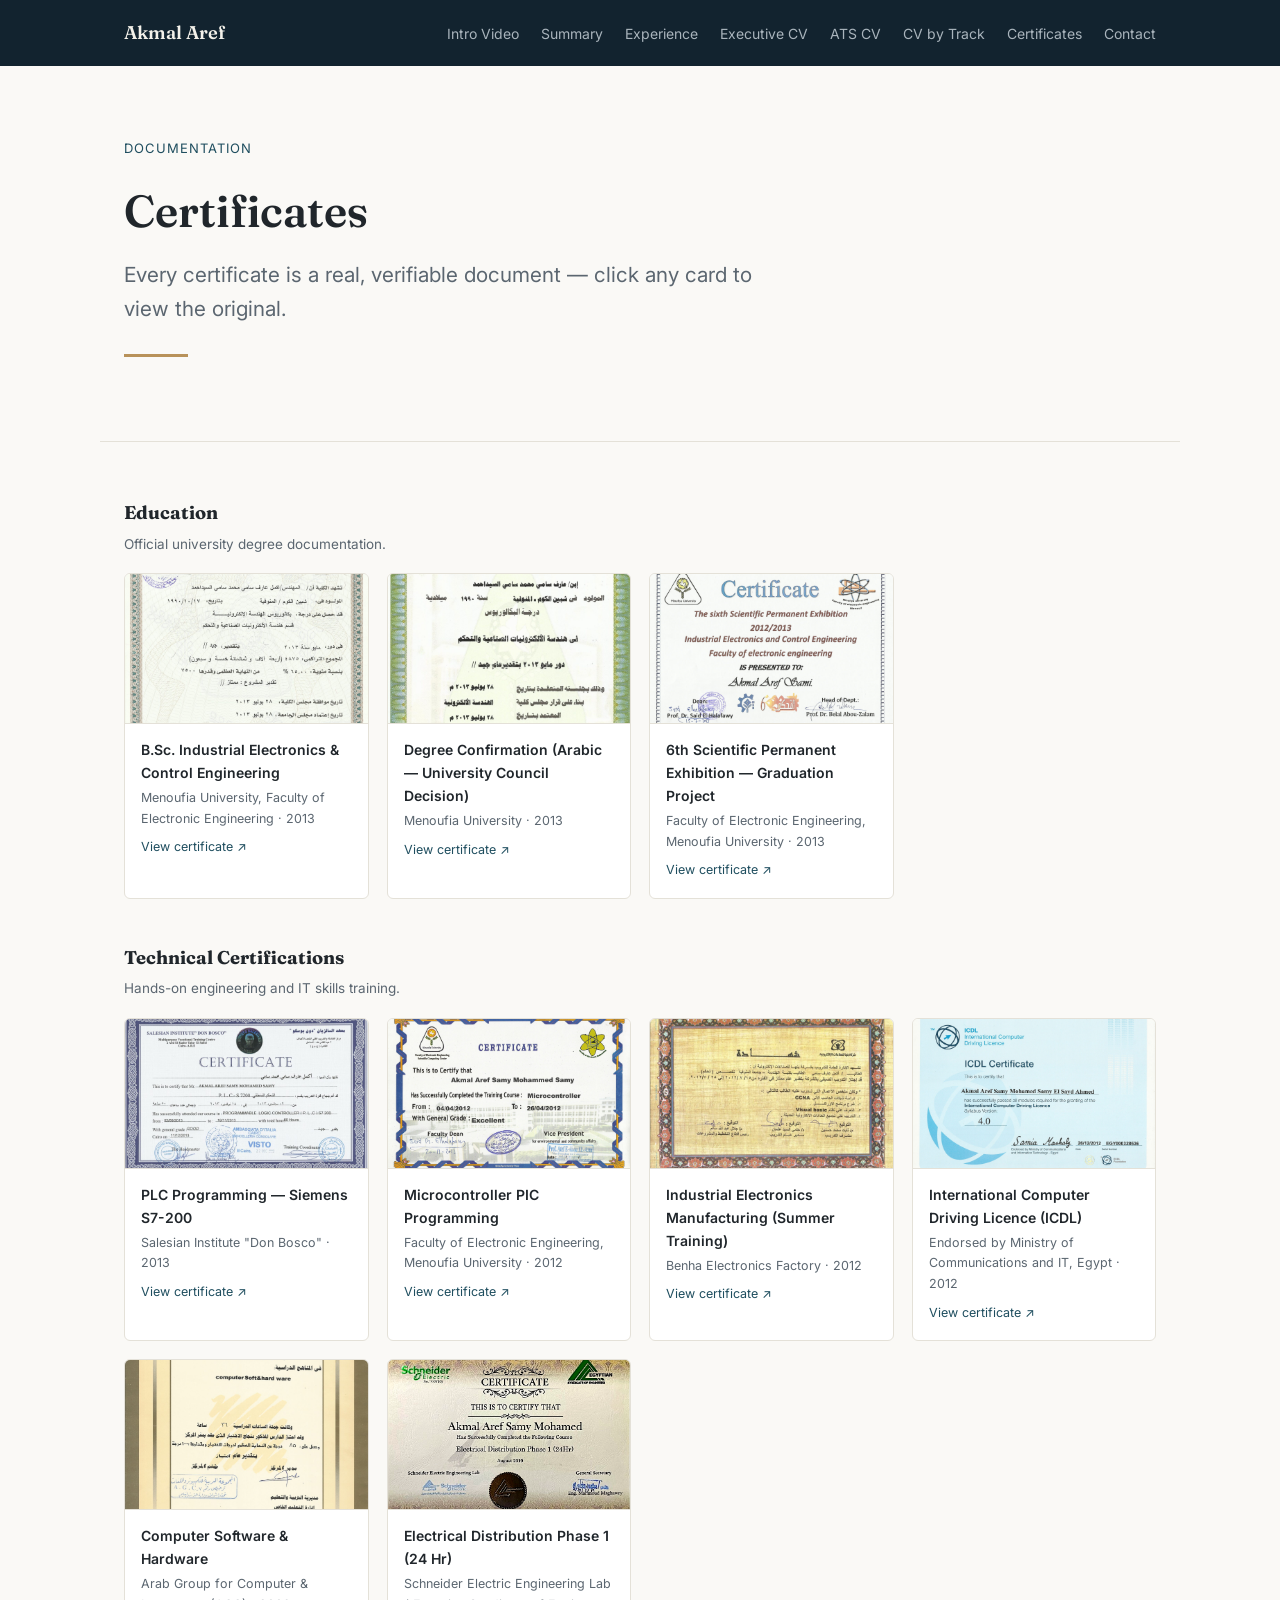
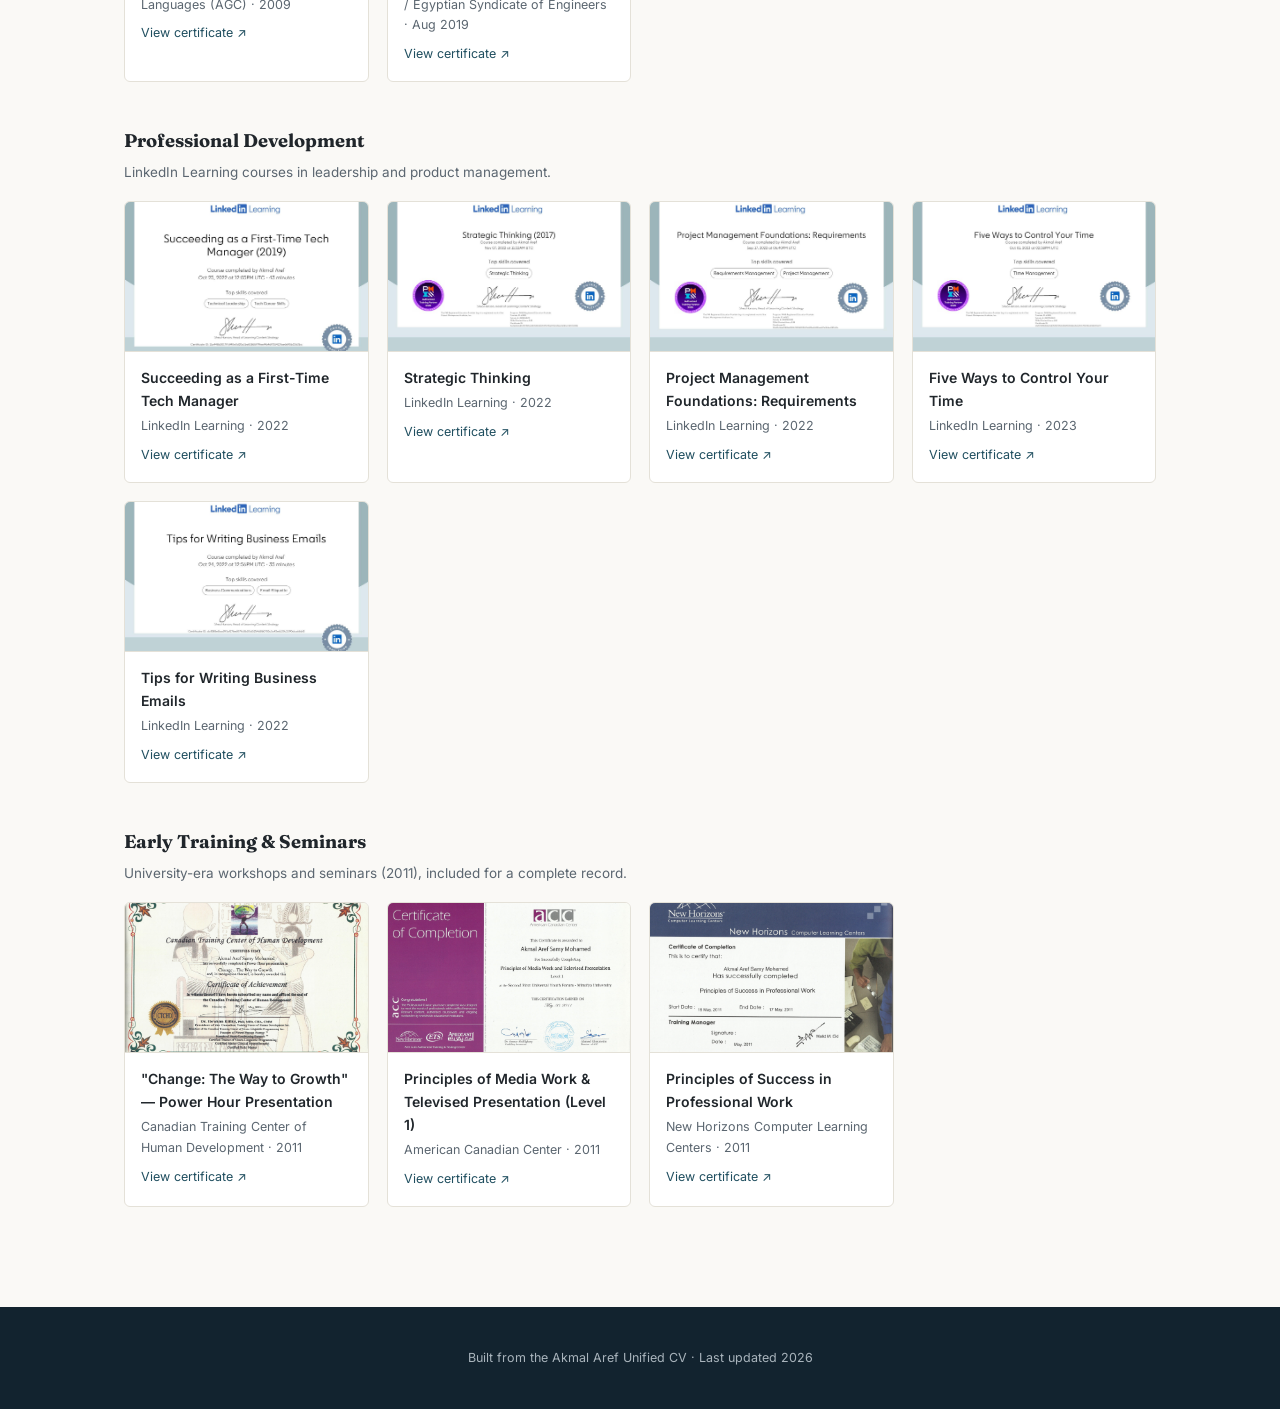
<file: certificates.html>
<!DOCTYPE html>
<html lang="en">
<head>
<meta charset="UTF-8" />
<meta name="viewport" content="width=device-width, initial-scale=1.0" />
<title>Certificates — Akmal Aref</title>

<link rel="preconnect" href="https://fonts.googleapis.com">
<link rel="preconnect" href="https://fonts.gstatic.com" crossorigin>
<link href="https://fonts.googleapis.com/css2?family=Fraunces:wght@500;600;700&family=Inter:wght@400;500;600&display=swap" rel="stylesheet">

<link rel="stylesheet" href="css/variables.css">
<link rel="stylesheet" href="css/site.css">
</head>
<body>

  <!-- ============ HEADER / NAVIGATION (same as home page) ============ -->
  <header class="site-header">
    <div class="nav-inner">
      <a class="nav-brand" href="index.html">Akmal Aref</a>
      <button class="nav-toggle" id="nav-toggle" aria-expanded="false" aria-controls="nav-links">Menu</button>
      <ul class="nav-links" id="nav-links">
        <li><a href="index.html#intro">Intro Video</a></li>
        <li><a href="index.html#summary">Summary</a></li>
        <li><a href="index.html#experience">Experience</a></li>
        <li><a href="cv/executive.html">Executive CV</a></li>
        <li><a href="cv/ats-unified.html">ATS CV</a></li>
        <li><a href="index.html#tracks">CV by Track</a></li>
        <li><a href="certificates.html">Certificates</a></li>
        <li><a href="index.html#contact">Contact</a></li>
      </ul>
    </div>
  </header>

  <section class="hero">
    <p class="hero-eyebrow">Documentation</p>
    <h1 style="font-size:clamp(2rem,5vw,2.8rem);">Certificates</h1>
    <p class="hero-role">Every certificate is a real, verifiable document — click any card to view the original.</p>
    <hr class="hero-divider" />
  </section>

  <main>

    <!-- ============ EDUCATION ============ -->
    <section class="section">
      <div class="cert-category">
        <h3>Education</h3>
        <p class="cat-note">Official university degree documentation.</p>
        <div class="cert-grid">

          <!-- EDIT: copy this block to add/remove a certificate card anywhere on this page -->
          <a class="cert-card" href="documents/certificates/Degree_Certificate_Official.jpg" target="_blank">
            <img class="cert-thumb" src="documents/certificates/Degree_Certificate_Official.jpg" alt="Official Bachelor's degree certificate">
            <div class="cert-card-body">
              <p class="cert-name">B.Sc. Industrial Electronics &amp; Control Engineering</p>
              <p class="cert-issuer">Menoufia University, Faculty of Electronic Engineering · 2013</p>
              <span class="cert-view">View certificate ↗</span>
            </div>
          </a>

          <a class="cert-card" href="documents/certificates/Degree_Certificate_Arabic.jpg" target="_blank">
            <img class="cert-thumb" src="documents/certificates/Degree_Certificate_Arabic.jpg" alt="Arabic degree confirmation certificate">
            <div class="cert-card-body">
              <p class="cert-name">Degree Confirmation (Arabic — University Council Decision)</p>
              <p class="cert-issuer">Menoufia University · 2013</p>
              <span class="cert-view">View certificate ↗</span>
            </div>
          </a>

          <a class="cert-card" href="documents/certificates/Graduation_Project_Exhibition_Certificate.jpg" target="_blank">
            <img class="cert-thumb" src="documents/certificates/Graduation_Project_Exhibition_Certificate.jpg" alt="Graduation project exhibition certificate">
            <div class="cert-card-body">
              <p class="cert-name">6th Scientific Permanent Exhibition — Graduation Project</p>
              <p class="cert-issuer">Faculty of Electronic Engineering, Menoufia University · 2013</p>
              <span class="cert-view">View certificate ↗</span>
            </div>
          </a>

        </div>
      </div>

      <!-- ============ TECHNICAL CERTIFICATIONS ============ -->
      <div class="cert-category">
        <h3>Technical Certifications</h3>
        <p class="cat-note">Hands-on engineering and IT skills training.</p>
        <div class="cert-grid">

          <a class="cert-card" href="documents/certificates/PLC_S7200_DonBosco_Certificate.jpg" target="_blank">
            <img class="cert-thumb" src="documents/certificates/PLC_S7200_DonBosco_Certificate.jpg" alt="PLC S7-200 certificate">
            <div class="cert-card-body">
              <p class="cert-name">PLC Programming — Siemens S7-200</p>
              <p class="cert-issuer">Salesian Institute "Don Bosco" · 2013</p>
              <span class="cert-view">View certificate ↗</span>
            </div>
          </a>

          <a class="cert-card" href="documents/certificates/Microcontroller_Training_Certificate.jpg" target="_blank">
            <img class="cert-thumb" src="documents/certificates/Microcontroller_Training_Certificate.jpg" alt="Microcontroller training certificate">
            <div class="cert-card-body">
              <p class="cert-name">Microcontroller PIC Programming</p>
              <p class="cert-issuer">Faculty of Electronic Engineering, Menoufia University · 2012</p>
              <span class="cert-view">View certificate ↗</span>
            </div>
          </a>

          <a class="cert-card" href="documents/certificates/Benha_Electronics_SummerTraining_Certificate.jpg" target="_blank">
            <img class="cert-thumb" src="documents/certificates/Benha_Electronics_SummerTraining_Certificate.jpg" alt="Benha Electronics summer training certificate">
            <div class="cert-card-body">
              <p class="cert-name">Industrial Electronics Manufacturing (Summer Training)</p>
              <p class="cert-issuer">Benha Electronics Factory · 2012</p>
              <span class="cert-view">View certificate ↗</span>
            </div>
          </a>

          <a class="cert-card" href="documents/certificates/ICDL_Certificate.jpg" target="_blank">
            <img class="cert-thumb" src="documents/certificates/ICDL_Certificate.jpg" alt="ICDL certificate">
            <div class="cert-card-body">
              <p class="cert-name">International Computer Driving Licence (ICDL)</p>
              <p class="cert-issuer">Endorsed by Ministry of Communications and IT, Egypt · 2012</p>
              <span class="cert-view">View certificate ↗</span>
            </div>
          </a>

          <a class="cert-card" href="documents/certificates/AGC_Computer_HW_SW_Certificate.jpg" target="_blank">
            <img class="cert-thumb" src="documents/certificates/AGC_Computer_HW_SW_Certificate.jpg" alt="AGC computer hardware and software certificate">
            <div class="cert-card-body">
              <p class="cert-name">Computer Software &amp; Hardware</p>
              <p class="cert-issuer">Arab Group for Computer &amp; Languages (AGC) · 2009</p>
              <span class="cert-view">View certificate ↗</span>
            </div>
          </a>

          <!-- EDIT: newly added certificate — Schneider Electric distribution training -->
          <a class="cert-card" href="documents/certificates/Schneider_Electrical_Distribution_Certificate.jpg" target="_blank">
            <img class="cert-thumb" src="documents/certificates/Schneider_Electrical_Distribution_Certificate.jpg" alt="Schneider Electric electrical distribution certificate">
            <div class="cert-card-body">
              <p class="cert-name">Electrical Distribution Phase 1 (24 Hr)</p>
              <p class="cert-issuer">Schneider Electric Engineering Lab / Egyptian Syndicate of Engineers · Aug 2019</p>
              <span class="cert-view">View certificate ↗</span>
            </div>
          </a>

        </div>
      </div>

      <!-- ============ PROFESSIONAL DEVELOPMENT ============ -->
      <div class="cert-category">
        <h3>Professional Development</h3>
        <p class="cat-note">LinkedIn Learning courses in leadership and product management.</p>
        <div class="cert-grid">

          <a class="cert-card" href="documents/certificates/CertificateOfCompletion_Succeeding_as_a_FirstTime_Tech_Manager_2019.pdf" target="_blank">
            <img class="cert-thumb" src="documents/certificates/thumb_first_time_manager.jpg" alt="Succeeding as a First-Time Tech Manager certificate">
            <div class="cert-card-body">
              <p class="cert-name">Succeeding as a First-Time Tech Manager</p>
              <p class="cert-issuer">LinkedIn Learning · 2022</p>
              <span class="cert-view">View certificate ↗</span>
            </div>
          </a>

          <a class="cert-card" href="documents/certificates/CertificateOfCompletion_Strategic_Thinking_2017.pdf" target="_blank">
            <img class="cert-thumb" src="documents/certificates/thumb_strategic_thinking.jpg" alt="Strategic Thinking certificate">
            <div class="cert-card-body">
              <p class="cert-name">Strategic Thinking</p>
              <p class="cert-issuer">LinkedIn Learning · 2022</p>
              <span class="cert-view">View certificate ↗</span>
            </div>
          </a>

          <a class="cert-card" href="documents/certificates/CertificateOfCompletion_Project_Management_Foundations_Requirements.pdf" target="_blank">
            <img class="cert-thumb" src="documents/certificates/thumb_pm_foundations.jpg" alt="Project Management Foundations certificate">
            <div class="cert-card-body">
              <p class="cert-name">Project Management Foundations: Requirements</p>
              <p class="cert-issuer">LinkedIn Learning · 2022</p>
              <span class="cert-view">View certificate ↗</span>
            </div>
          </a>

          <a class="cert-card" href="documents/certificates/CertificateOfCompletion_Five_Ways_to_Control_Your_Time.pdf" target="_blank">
            <img class="cert-thumb" src="documents/certificates/thumb_five_ways.jpg" alt="Five Ways to Control Your Time certificate">
            <div class="cert-card-body">
              <p class="cert-name">Five Ways to Control Your Time</p>
              <p class="cert-issuer">LinkedIn Learning · 2023</p>
              <span class="cert-view">View certificate ↗</span>
            </div>
          </a>

          <a class="cert-card" href="documents/certificates/CertificateOfCompletion_Tips_for_Writing_Business_Emails.pdf" target="_blank">
            <img class="cert-thumb" src="documents/certificates/thumb_business_emails.jpg" alt="Tips for Writing Business Emails certificate">
            <div class="cert-card-body">
              <p class="cert-name">Tips for Writing Business Emails</p>
              <p class="cert-issuer">LinkedIn Learning · 2022</p>
              <span class="cert-view">View certificate ↗</span>
            </div>
          </a>

        </div>
      </div>

      <!-- ============ EARLY TRAINING & SEMINARS ============ -->
      <div class="cert-category">
        <h3>Early Training &amp; Seminars</h3>
        <p class="cat-note">University-era workshops and seminars (2011), included for a complete record.</p>
        <div class="cert-grid">

          <a class="cert-card" href="documents/certificates/CTCHD_Personal_Development_Certificate.jpg" target="_blank">
            <img class="cert-thumb" src="documents/certificates/CTCHD_Personal_Development_Certificate.jpg" alt="Canadian Training Center certificate">
            <div class="cert-card-body">
              <p class="cert-name">"Change: The Way to Growth" — Power Hour Presentation</p>
              <p class="cert-issuer">Canadian Training Center of Human Development · 2011</p>
              <span class="cert-view">View certificate ↗</span>
            </div>
          </a>

          <a class="cert-card" href="documents/certificates/ACC_Media_Work_Certificate.jpg" target="_blank">
            <img class="cert-thumb" src="documents/certificates/ACC_Media_Work_Certificate.jpg" alt="ACC media work certificate">
            <div class="cert-card-body">
              <p class="cert-name">Principles of Media Work &amp; Televised Presentation (Level 1)</p>
              <p class="cert-issuer">American Canadian Center · 2011</p>
              <span class="cert-view">View certificate ↗</span>
            </div>
          </a>

          <a class="cert-card" href="documents/certificates/NewHorizons_Success_Certificate.jpg" target="_blank">
            <img class="cert-thumb" src="documents/certificates/NewHorizons_Success_Certificate.jpg" alt="New Horizons certificate">
            <div class="cert-card-body">
              <p class="cert-name">Principles of Success in Professional Work</p>
              <p class="cert-issuer">New Horizons Computer Learning Centers · 2011</p>
              <span class="cert-view">View certificate ↗</span>
            </div>
          </a>

        </div>
      </div>

    </section>

  </main>

  <footer class="site-footer">
    <p>Built from the Akmal Aref Unified CV · Last updated 2026</p>
  </footer>

  <script src="js/script.js"></script>
</body>
</html>
</file>
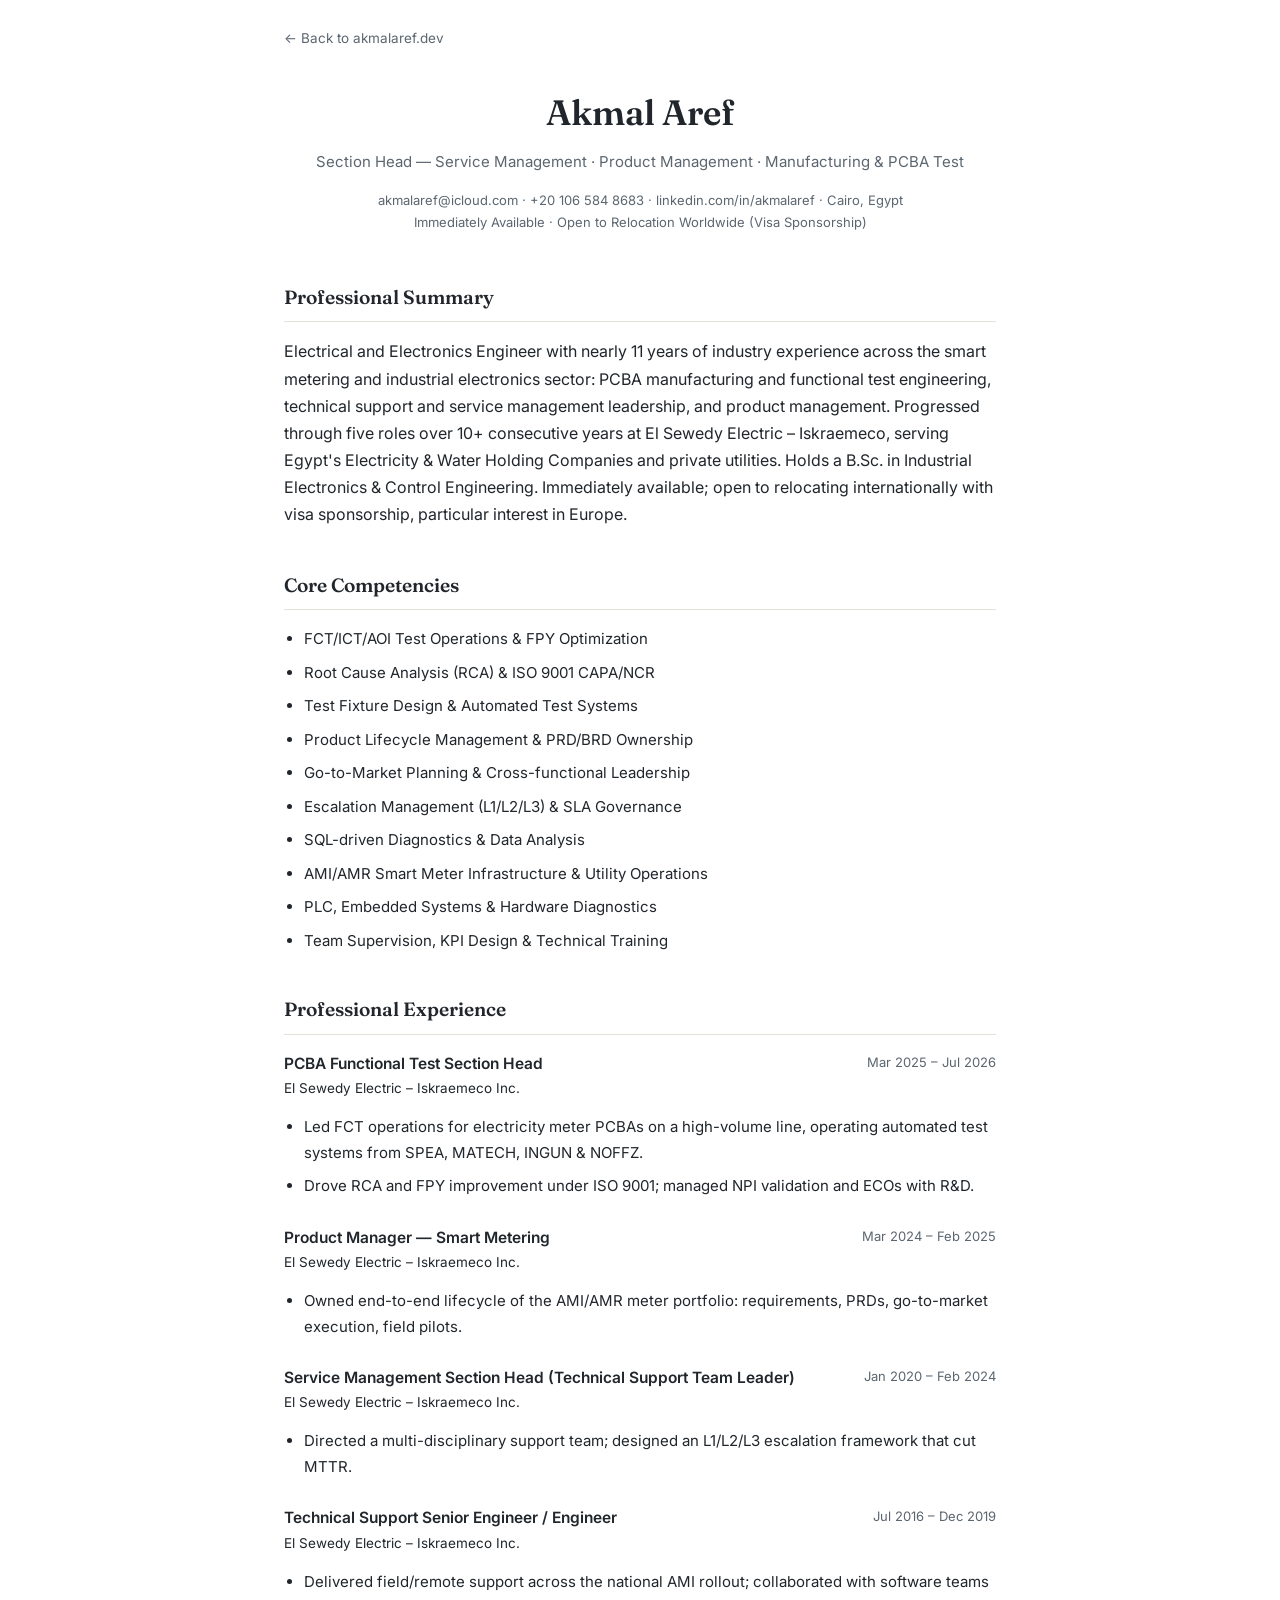
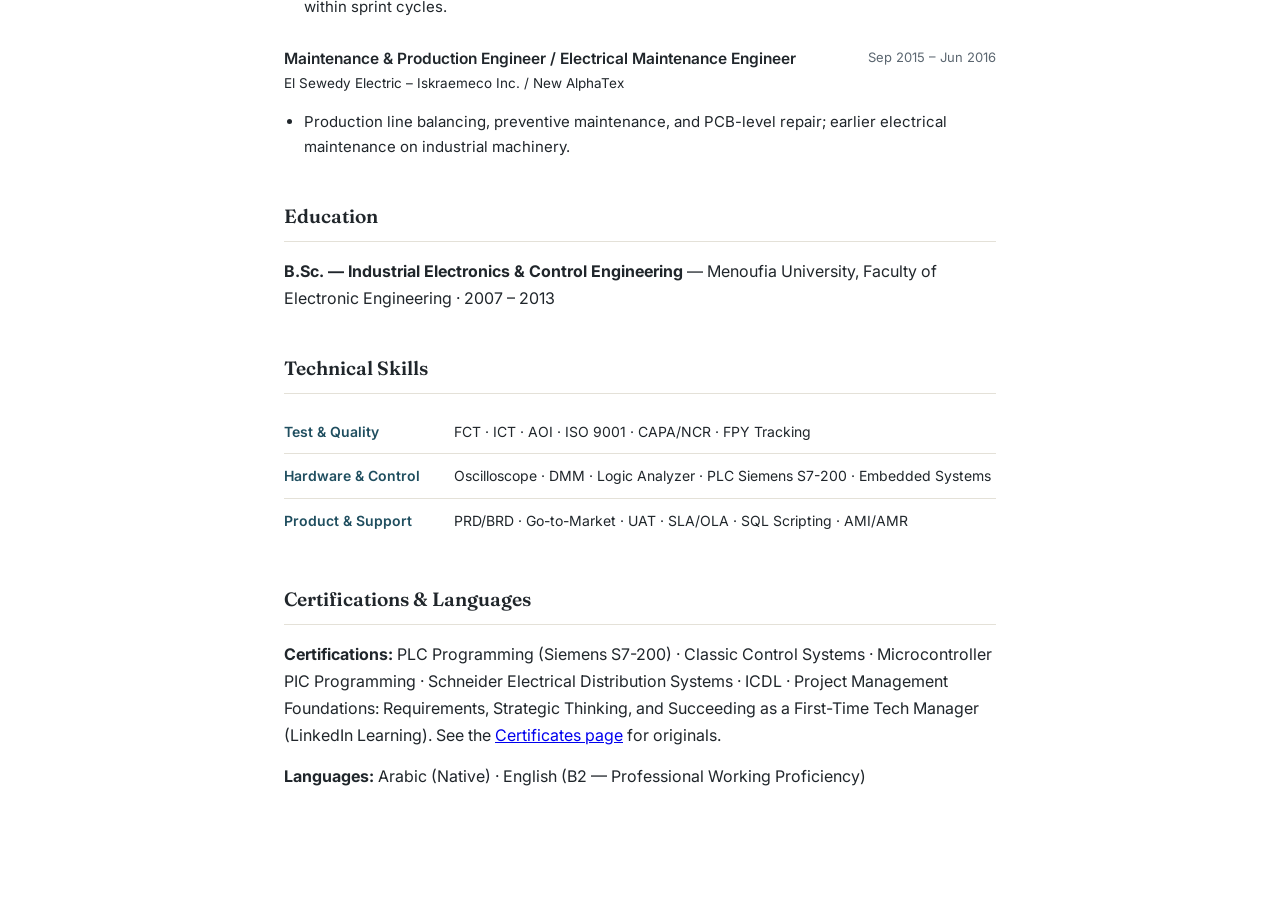
<file: cv/ats-unified.html>
<!DOCTYPE html>
<html lang="en">
<head>
<meta charset="UTF-8" />
<meta name="viewport" content="width=device-width, initial-scale=1.0" />
<title>ATS-Optimized CV — Akmal Aref</title>

<link rel="preconnect" href="https://fonts.googleapis.com">
<link rel="preconnect" href="https://fonts.gstatic.com" crossorigin>
<link href="https://fonts.googleapis.com/css2?family=Fraunces:wght@500;600;700&family=Inter:wght@400;500;600&display=swap" rel="stylesheet">

<link rel="stylesheet" href="../css/variables.css">
<link rel="stylesheet" href="../css/document.css">
</head>
<body>

  <div class="doc-topbar">
    <a class="doc-back" href="../index.html">← Back to akmalaref.dev</a>
  </div>

  <div class="doc-page">

    <div class="doc-header">
      <p class="doc-name">Akmal Aref</p>
      <p class="doc-role">Section Head — Service Management · Product Management · Manufacturing &amp; PCBA Test</p>
      <p class="doc-contact">
        akmalaref@icloud.com · +20 106 584 8683 · linkedin.com/in/akmalaref · Cairo, Egypt<br>
        Immediately Available · Open to Relocation Worldwide (Visa Sponsorship)
      </p>
    </div>

    <!-- This page mirrors the plain-text ATS CV — condensed, keyword-forward, no design flourishes -->

    <div class="doc-section">
      <h2>Professional Summary</h2>
      <p>
        Electrical and Electronics Engineer with nearly 11 years of industry experience across the smart
        metering and industrial electronics sector: PCBA manufacturing and functional test engineering,
        technical support and service management leadership, and product management. Progressed through
        five roles over 10+ consecutive years at El Sewedy Electric – Iskraemeco, serving Egypt's
        Electricity &amp; Water Holding Companies and private utilities. Holds a B.Sc. in Industrial
        Electronics &amp; Control Engineering. Immediately available; open to relocating internationally
        with visa sponsorship, particular interest in Europe.
      </p>
    </div>

    <div class="doc-section">
      <h2>Core Competencies</h2>
      <ul class="doc-list">
        <li>FCT/ICT/AOI Test Operations &amp; FPY Optimization</li>
        <li>Root Cause Analysis (RCA) &amp; ISO 9001 CAPA/NCR</li>
        <li>Test Fixture Design &amp; Automated Test Systems</li>
        <li>Product Lifecycle Management &amp; PRD/BRD Ownership</li>
        <li>Go-to-Market Planning &amp; Cross-functional Leadership</li>
        <li>Escalation Management (L1/L2/L3) &amp; SLA Governance</li>
        <li>SQL-driven Diagnostics &amp; Data Analysis</li>
        <li>AMI/AMR Smart Meter Infrastructure &amp; Utility Operations</li>
        <li>PLC, Embedded Systems &amp; Hardware Diagnostics</li>
        <li>Team Supervision, KPI Design &amp; Technical Training</li>
      </ul>
    </div>

    <div class="doc-section">
      <h2>Professional Experience</h2>

      <div class="doc-role-block">
        <div class="doc-role-head">
          <span class="doc-role-title">PCBA Functional Test Section Head</span>
          <span class="doc-role-dates">Mar 2025 – Jul 2026</span>
        </div>
        <p class="doc-role-org">El Sewedy Electric – Iskraemeco Inc.</p>
        <ul class="doc-list">
          <li>Led FCT operations for electricity meter PCBAs on a high-volume line, operating automated test systems from SPEA, MATECH, INGUN &amp; NOFFZ.</li>
          <li>Drove RCA and FPY improvement under ISO 9001; managed NPI validation and ECOs with R&amp;D.</li>
        </ul>
      </div>

      <div class="doc-role-block">
        <div class="doc-role-head">
          <span class="doc-role-title">Product Manager — Smart Metering</span>
          <span class="doc-role-dates">Mar 2024 – Feb 2025</span>
        </div>
        <p class="doc-role-org">El Sewedy Electric – Iskraemeco Inc.</p>
        <ul class="doc-list">
          <li>Owned end-to-end lifecycle of the AMI/AMR meter portfolio: requirements, PRDs, go-to-market execution, field pilots.</li>
        </ul>
      </div>

      <div class="doc-role-block">
        <div class="doc-role-head">
          <span class="doc-role-title">Service Management Section Head (Technical Support Team Leader)</span>
          <span class="doc-role-dates">Jan 2020 – Feb 2024</span>
        </div>
        <p class="doc-role-org">El Sewedy Electric – Iskraemeco Inc.</p>
        <ul class="doc-list">
          <li>Directed a multi-disciplinary support team; designed an L1/L2/L3 escalation framework that cut MTTR.</li>
        </ul>
      </div>

      <div class="doc-role-block">
        <div class="doc-role-head">
          <span class="doc-role-title">Technical Support Senior Engineer / Engineer</span>
          <span class="doc-role-dates">Jul 2016 – Dec 2019</span>
        </div>
        <p class="doc-role-org">El Sewedy Electric – Iskraemeco Inc.</p>
        <ul class="doc-list">
          <li>Delivered field/remote support across the national AMI rollout; collaborated with software teams within sprint cycles.</li>
        </ul>
      </div>

      <div class="doc-role-block">
        <div class="doc-role-head">
          <span class="doc-role-title">Maintenance &amp; Production Engineer / Electrical Maintenance Engineer</span>
          <span class="doc-role-dates">Sep 2015 – Jun 2016</span>
        </div>
        <p class="doc-role-org">El Sewedy Electric – Iskraemeco Inc. / New AlphaTex</p>
        <ul class="doc-list">
          <li>Production line balancing, preventive maintenance, and PCB-level repair; earlier electrical maintenance on industrial machinery.</li>
        </ul>
      </div>
    </div>

    <div class="doc-section">
      <h2>Education</h2>
      <p><strong>B.Sc. — Industrial Electronics &amp; Control Engineering</strong> — Menoufia University, Faculty of Electronic Engineering · 2007 – 2013</p>
    </div>

    <div class="doc-section">
      <h2>Technical Skills</h2>
      <div class="doc-skill-row"><span class="doc-skill-label">Test &amp; Quality</span><span>FCT · ICT · AOI · ISO 9001 · CAPA/NCR · FPY Tracking</span></div>
      <div class="doc-skill-row"><span class="doc-skill-label">Hardware &amp; Control</span><span>Oscilloscope · DMM · Logic Analyzer · PLC Siemens S7-200 · Embedded Systems</span></div>
      <div class="doc-skill-row"><span class="doc-skill-label">Product &amp; Support</span><span>PRD/BRD · Go-to-Market · UAT · SLA/OLA · SQL Scripting · AMI/AMR</span></div>
    </div>

    <div class="doc-section">
      <h2>Certifications &amp; Languages</h2>
      <p><strong>Certifications:</strong> PLC Programming (Siemens S7-200) · Classic Control Systems ·
      Microcontroller PIC Programming · Schneider Electrical Distribution Systems · ICDL ·
      Project Management Foundations: Requirements, Strategic Thinking, and Succeeding as a First-Time
      Tech Manager (LinkedIn Learning). See the <a href="../certificates.html">Certificates page</a> for originals.</p>
      <p><strong>Languages:</strong> Arabic (Native) · English (B2 — Professional Working Proficiency)</p>
    </div>

  </div>

</body>
</html>
</file>
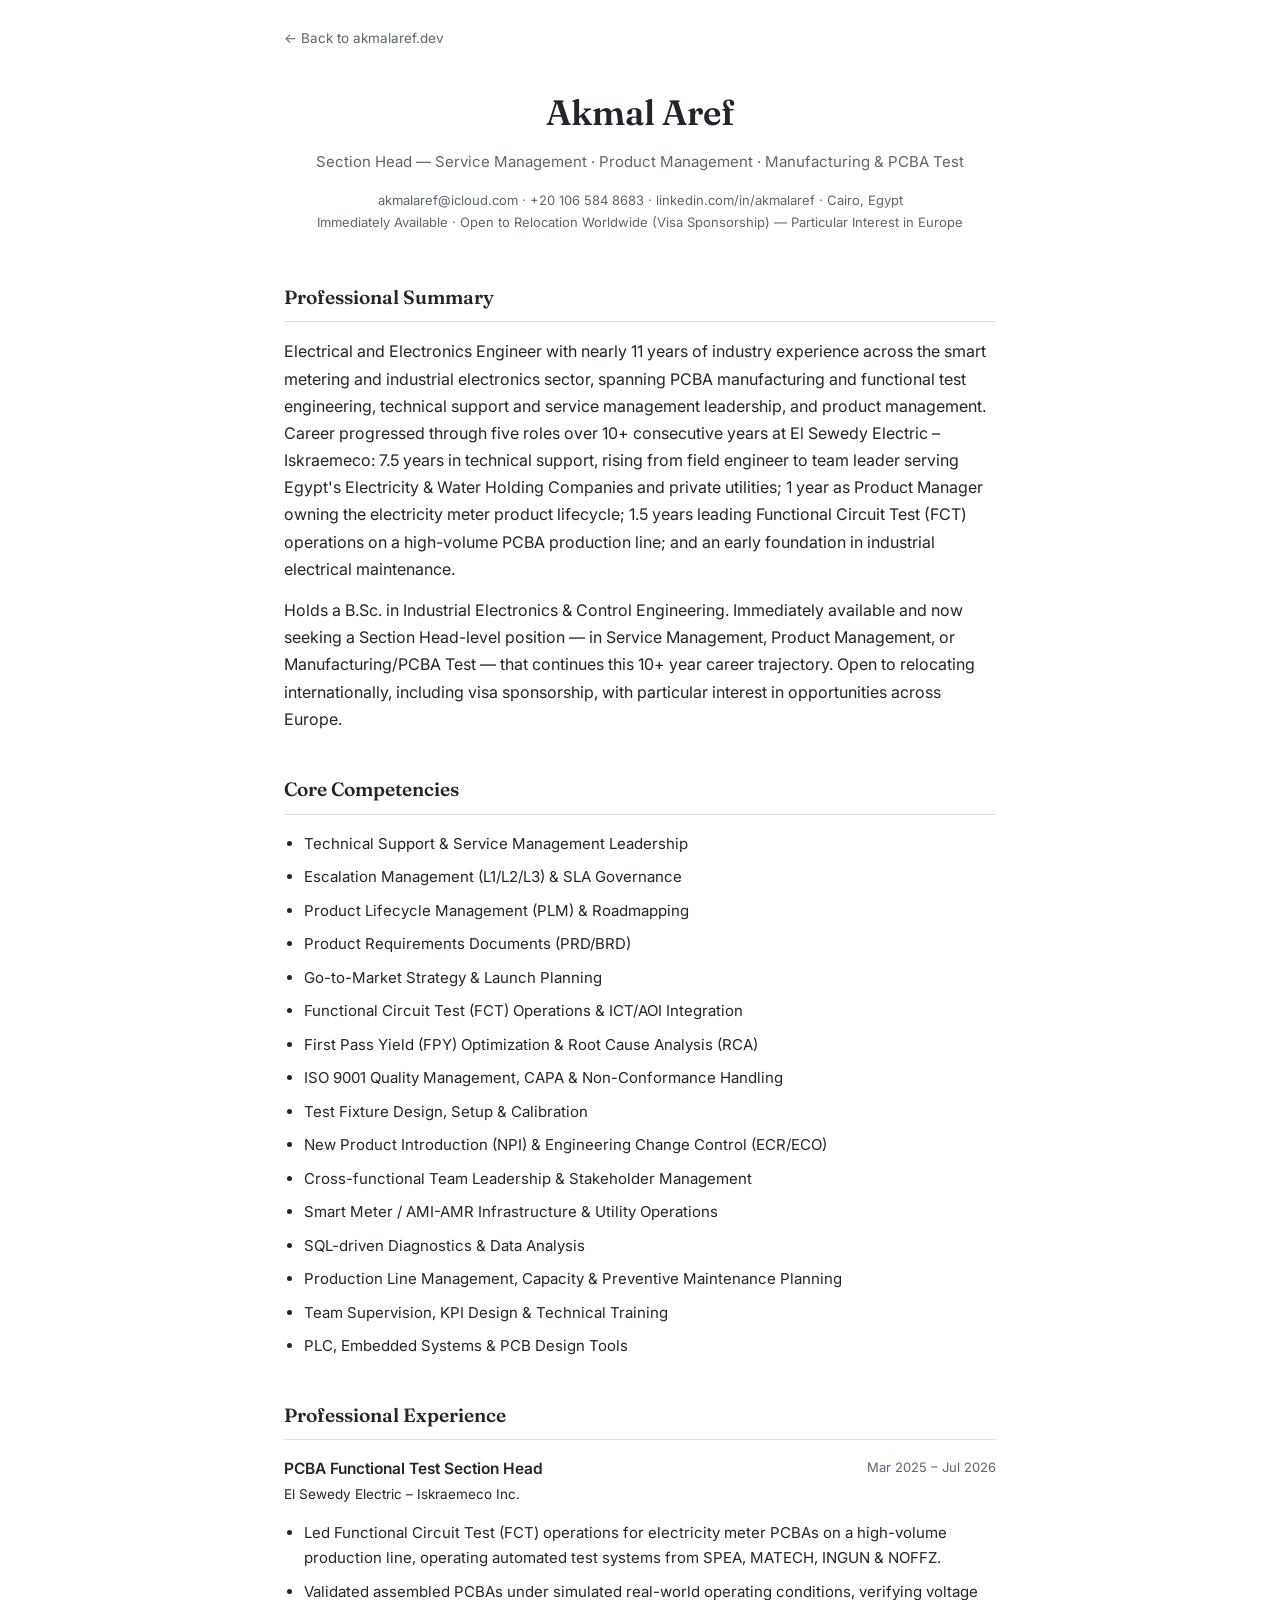
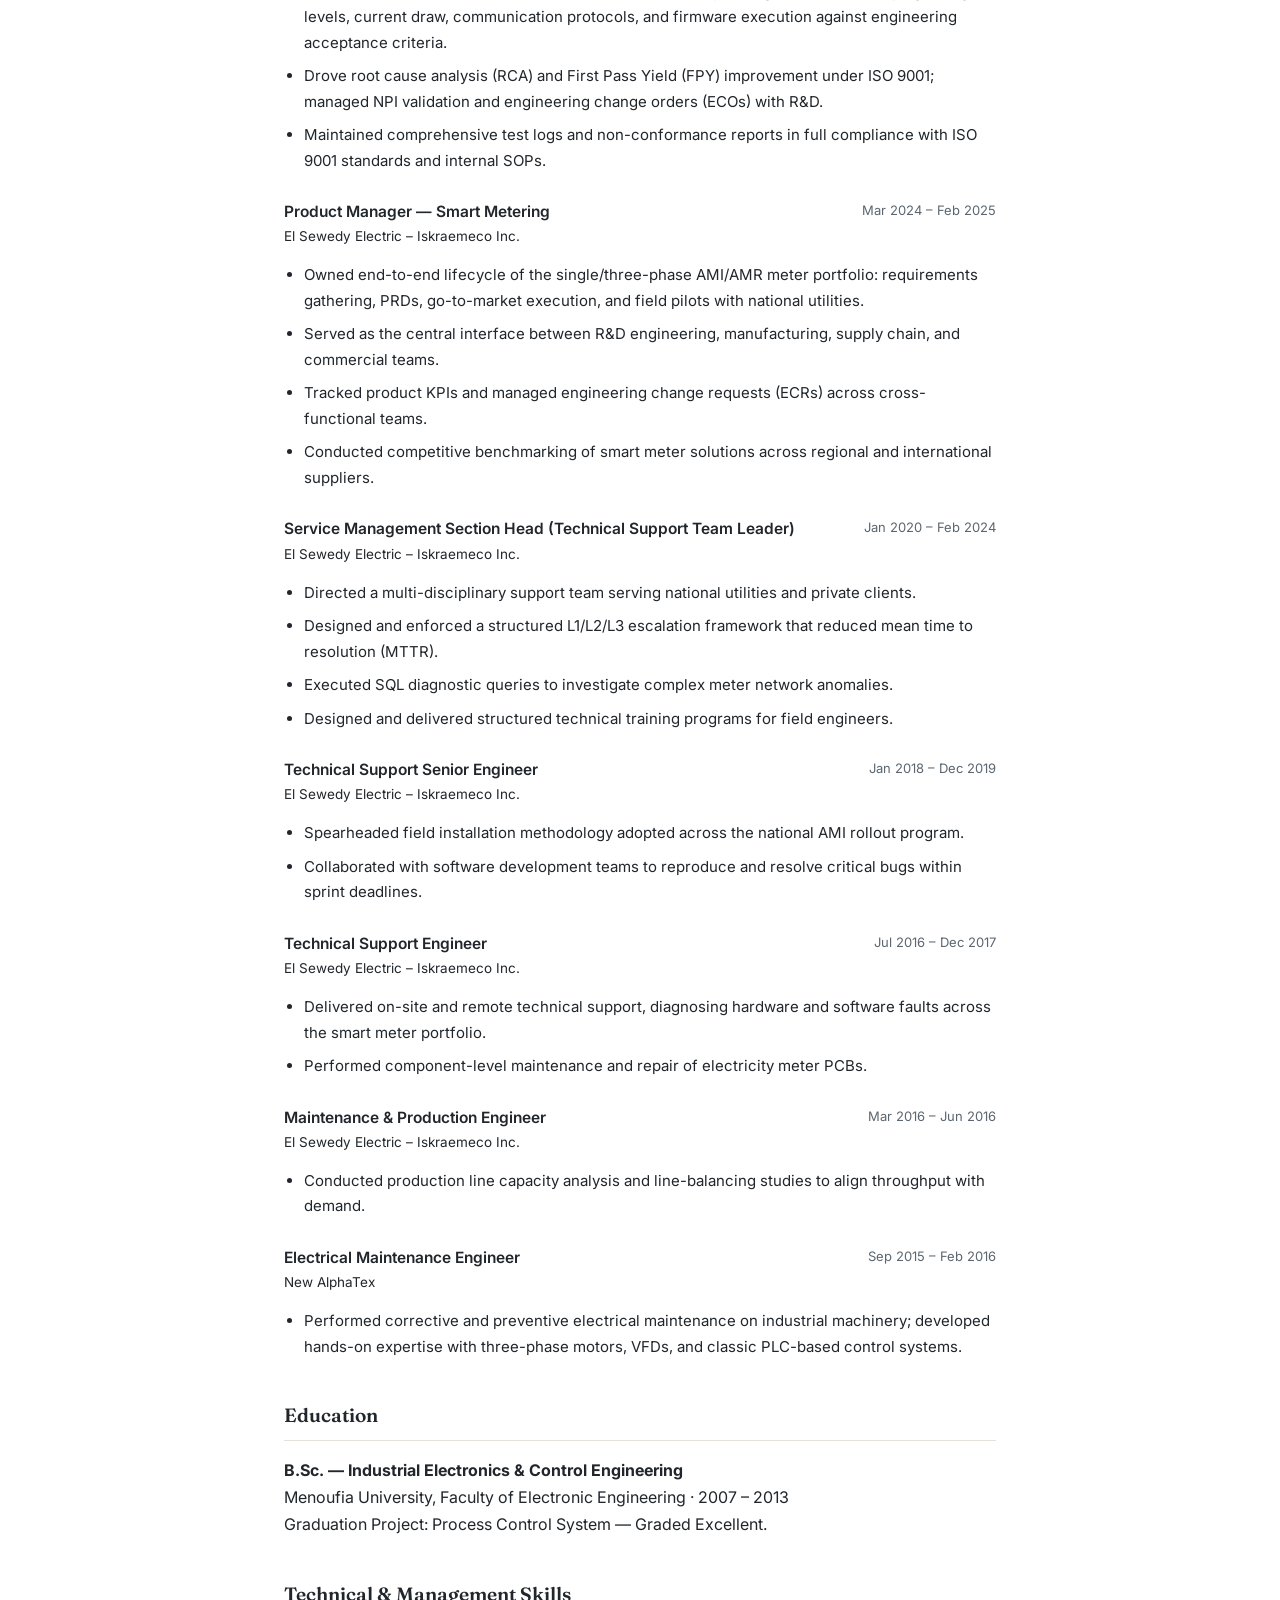
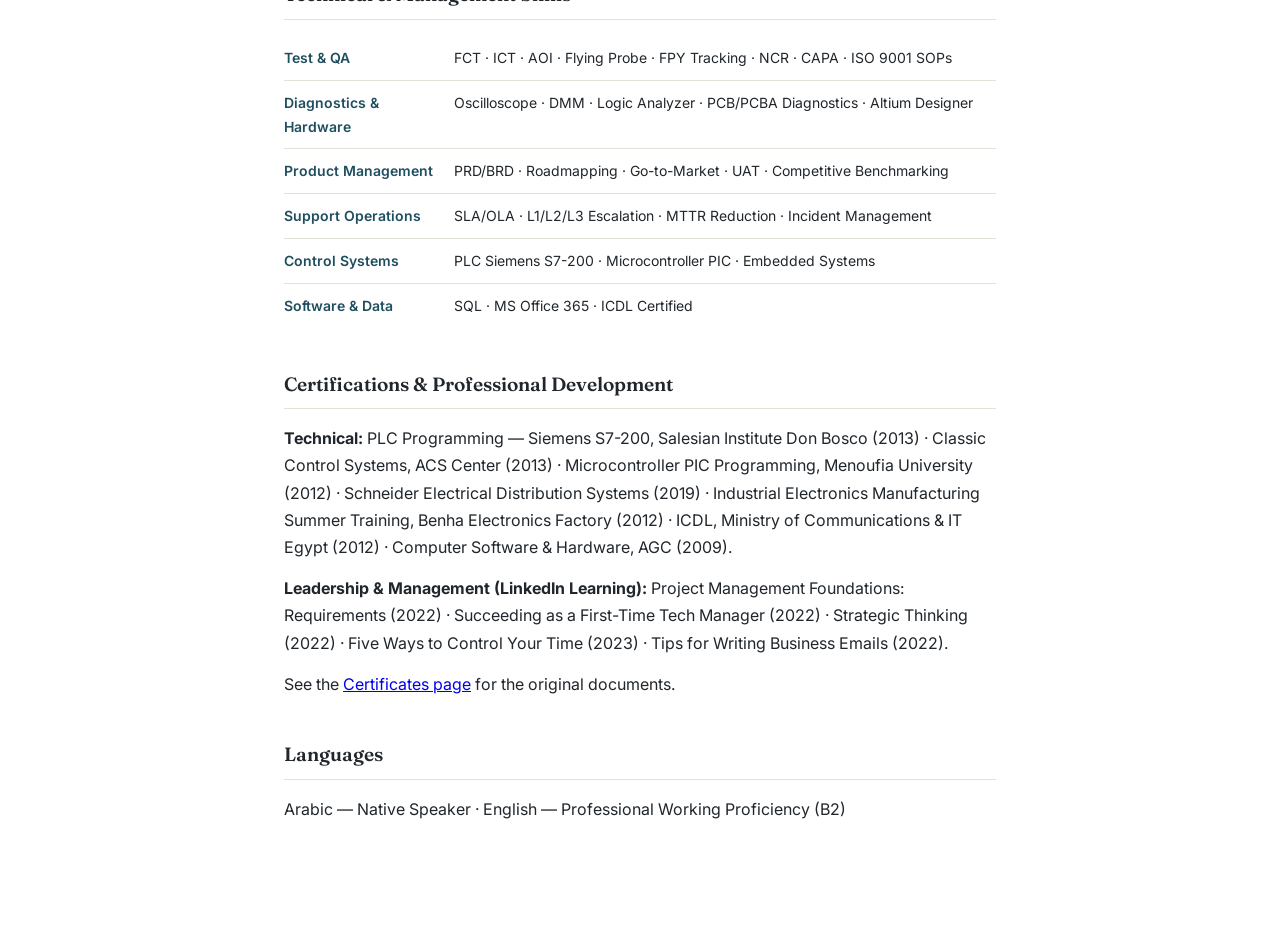
<file: cv/executive.html>
<!DOCTYPE html>
<html lang="en">
<head>
<meta charset="UTF-8" />
<meta name="viewport" content="width=device-width, initial-scale=1.0" />
<title>Executive CV — Akmal Aref</title>

<link rel="preconnect" href="https://fonts.googleapis.com">
<link rel="preconnect" href="https://fonts.gstatic.com" crossorigin>
<link href="https://fonts.googleapis.com/css2?family=Fraunces:wght@500;600;700&family=Inter:wght@400;500;600&display=swap" rel="stylesheet">

<link rel="stylesheet" href="../css/variables.css">    <!-- note the ../ since this page is inside /cv/ -->
<link rel="stylesheet" href="../css/document.css">
</head>
<body>

  <div class="doc-topbar">
    <a class="doc-back" href="../index.html">← Back to akmalaref.dev</a>   <!-- EDIT: link text / home path -->
  </div>

  <div class="doc-page">

    <div class="doc-header">
      <p class="doc-name">Akmal Aref</p>                                    <!-- EDIT: name -->
      <p class="doc-role">Section Head — Service Management · Product Management · Manufacturing &amp; PCBA Test</p>
      <p class="doc-contact">
        akmalaref@icloud.com · +20 106 584 8683 · linkedin.com/in/akmalaref · Cairo, Egypt<br>
        Immediately Available · Open to Relocation Worldwide (Visa Sponsorship) — Particular Interest in Europe
      </p>
    </div>

    <!-- ============ SUMMARY ============ -->
    <div class="doc-section">
      <h2>Professional Summary</h2>
      <p>
        Electrical and Electronics Engineer with nearly 11 years of industry experience across the smart
        metering and industrial electronics sector, spanning PCBA manufacturing and functional test
        engineering, technical support and service management leadership, and product management.
        Career progressed through five roles over 10+ consecutive years at El Sewedy Electric – Iskraemeco:
        7.5 years in technical support, rising from field engineer to team leader serving Egypt's
        Electricity &amp; Water Holding Companies and private utilities; 1 year as Product Manager owning
        the electricity meter product lifecycle; 1.5 years leading Functional Circuit Test (FCT) operations
        on a high-volume PCBA production line; and an early foundation in industrial electrical maintenance.
      </p>
      <p>
        Holds a B.Sc. in Industrial Electronics &amp; Control Engineering. Immediately available and now
        seeking a Section Head-level position — in Service Management, Product Management, or
        Manufacturing/PCBA Test — that continues this 10+ year career trajectory. Open to relocating
        internationally, including visa sponsorship, with particular interest in opportunities across Europe.
      </p>
    </div>

    <!-- ============ CORE COMPETENCIES ============ -->
    <div class="doc-section">
      <h2>Core Competencies</h2>
      <ul class="doc-list">
        <!-- EDIT: add/remove <li> lines -->
        <li>Technical Support &amp; Service Management Leadership</li>
        <li>Escalation Management (L1/L2/L3) &amp; SLA Governance</li>
        <li>Product Lifecycle Management (PLM) &amp; Roadmapping</li>
        <li>Product Requirements Documents (PRD/BRD)</li>
        <li>Go-to-Market Strategy &amp; Launch Planning</li>
        <li>Functional Circuit Test (FCT) Operations &amp; ICT/AOI Integration</li>
        <li>First Pass Yield (FPY) Optimization &amp; Root Cause Analysis (RCA)</li>
        <li>ISO 9001 Quality Management, CAPA &amp; Non-Conformance Handling</li>
        <li>Test Fixture Design, Setup &amp; Calibration</li>
        <li>New Product Introduction (NPI) &amp; Engineering Change Control (ECR/ECO)</li>
        <li>Cross-functional Team Leadership &amp; Stakeholder Management</li>
        <li>Smart Meter / AMI-AMR Infrastructure &amp; Utility Operations</li>
        <li>SQL-driven Diagnostics &amp; Data Analysis</li>
        <li>Production Line Management, Capacity &amp; Preventive Maintenance Planning</li>
        <li>Team Supervision, KPI Design &amp; Technical Training</li>
        <li>PLC, Embedded Systems &amp; PCB Design Tools</li>
      </ul>
    </div>

    <!-- ============ EXPERIENCE (full detail) ============ -->
    <div class="doc-section">
      <h2>Professional Experience</h2>

      <!-- EDIT: copy one .doc-role-block to add a job -->
      <div class="doc-role-block">
        <div class="doc-role-head">
          <span class="doc-role-title">PCBA Functional Test Section Head</span>
          <span class="doc-role-dates">Mar 2025 – Jul 2026</span>
        </div>
        <p class="doc-role-org">El Sewedy Electric – Iskraemeco Inc.</p>
        <ul class="doc-list">
          <li>Led Functional Circuit Test (FCT) operations for electricity meter PCBAs on a high-volume production line, operating automated test systems from SPEA, MATECH, INGUN &amp; NOFFZ.</li>
          <li>Validated assembled PCBAs under simulated real-world operating conditions, verifying voltage levels, current draw, communication protocols, and firmware execution against engineering acceptance criteria.</li>
          <li>Drove root cause analysis (RCA) and First Pass Yield (FPY) improvement under ISO 9001; managed NPI validation and engineering change orders (ECOs) with R&amp;D.</li>
          <li>Maintained comprehensive test logs and non-conformance reports in full compliance with ISO 9001 standards and internal SOPs.</li>
        </ul>
      </div>

      <div class="doc-role-block">
        <div class="doc-role-head">
          <span class="doc-role-title">Product Manager — Smart Metering</span>
          <span class="doc-role-dates">Mar 2024 – Feb 2025</span>
        </div>
        <p class="doc-role-org">El Sewedy Electric – Iskraemeco Inc.</p>
        <ul class="doc-list">
          <li>Owned end-to-end lifecycle of the single/three-phase AMI/AMR meter portfolio: requirements gathering, PRDs, go-to-market execution, and field pilots with national utilities.</li>
          <li>Served as the central interface between R&amp;D engineering, manufacturing, supply chain, and commercial teams.</li>
          <li>Tracked product KPIs and managed engineering change requests (ECRs) across cross-functional teams.</li>
          <li>Conducted competitive benchmarking of smart meter solutions across regional and international suppliers.</li>
        </ul>
      </div>

      <div class="doc-role-block">
        <div class="doc-role-head">
          <span class="doc-role-title">Service Management Section Head (Technical Support Team Leader)</span>
          <span class="doc-role-dates">Jan 2020 – Feb 2024</span>
        </div>
        <p class="doc-role-org">El Sewedy Electric – Iskraemeco Inc.</p>
        <ul class="doc-list">
          <li>Directed a multi-disciplinary support team serving national utilities and private clients.</li>
          <li>Designed and enforced a structured L1/L2/L3 escalation framework that reduced mean time to resolution (MTTR).</li>
          <li>Executed SQL diagnostic queries to investigate complex meter network anomalies.</li>
          <li>Designed and delivered structured technical training programs for field engineers.</li>
        </ul>
      </div>

      <div class="doc-role-block">
        <div class="doc-role-head">
          <span class="doc-role-title">Technical Support Senior Engineer</span>
          <span class="doc-role-dates">Jan 2018 – Dec 2019</span>
        </div>
        <p class="doc-role-org">El Sewedy Electric – Iskraemeco Inc.</p>
        <ul class="doc-list">
          <li>Spearheaded field installation methodology adopted across the national AMI rollout program.</li>
          <li>Collaborated with software development teams to reproduce and resolve critical bugs within sprint deadlines.</li>
        </ul>
      </div>

      <div class="doc-role-block">
        <div class="doc-role-head">
          <span class="doc-role-title">Technical Support Engineer</span>
          <span class="doc-role-dates">Jul 2016 – Dec 2017</span>
        </div>
        <p class="doc-role-org">El Sewedy Electric – Iskraemeco Inc.</p>
        <ul class="doc-list">
          <li>Delivered on-site and remote technical support, diagnosing hardware and software faults across the smart meter portfolio.</li>
          <li>Performed component-level maintenance and repair of electricity meter PCBs.</li>
        </ul>
      </div>

      <div class="doc-role-block">
        <div class="doc-role-head">
          <span class="doc-role-title">Maintenance &amp; Production Engineer</span>
          <span class="doc-role-dates">Mar 2016 – Jun 2016</span>
        </div>
        <p class="doc-role-org">El Sewedy Electric – Iskraemeco Inc.</p>
        <ul class="doc-list">
          <li>Conducted production line capacity analysis and line-balancing studies to align throughput with demand.</li>
        </ul>
      </div>

      <div class="doc-role-block">
        <div class="doc-role-head">
          <span class="doc-role-title">Electrical Maintenance Engineer</span>
          <span class="doc-role-dates">Sep 2015 – Feb 2016</span>
        </div>
        <p class="doc-role-org">New AlphaTex</p>
        <ul class="doc-list">
          <li>Performed corrective and preventive electrical maintenance on industrial machinery; developed hands-on expertise with three-phase motors, VFDs, and classic PLC-based control systems.</li>
        </ul>
      </div>
    </div>

    <!-- ============ EDUCATION ============ -->
    <div class="doc-section">
      <h2>Education</h2>
      <p><strong>B.Sc. — Industrial Electronics &amp; Control Engineering</strong><br>
      Menoufia University, Faculty of Electronic Engineering · 2007 – 2013<br>
      Graduation Project: Process Control System — Graded Excellent.</p>
    </div>

    <!-- ============ TECHNICAL SKILLS ============ -->
    <div class="doc-section">
      <h2>Technical &amp; Management Skills</h2>
      <div class="doc-skill-row"><span class="doc-skill-label">Test &amp; QA</span><span>FCT · ICT · AOI · Flying Probe · FPY Tracking · NCR · CAPA · ISO 9001 SOPs</span></div>
      <div class="doc-skill-row"><span class="doc-skill-label">Diagnostics &amp; Hardware</span><span>Oscilloscope · DMM · Logic Analyzer · PCB/PCBA Diagnostics · Altium Designer</span></div>
      <div class="doc-skill-row"><span class="doc-skill-label">Product Management</span><span>PRD/BRD · Roadmapping · Go-to-Market · UAT · Competitive Benchmarking</span></div>
      <div class="doc-skill-row"><span class="doc-skill-label">Support Operations</span><span>SLA/OLA · L1/L2/L3 Escalation · MTTR Reduction · Incident Management</span></div>
      <div class="doc-skill-row"><span class="doc-skill-label">Control Systems</span><span>PLC Siemens S7-200 · Microcontroller PIC · Embedded Systems</span></div>
      <div class="doc-skill-row"><span class="doc-skill-label">Software &amp; Data</span><span>SQL · MS Office 365 · ICDL Certified</span></div>
    </div>

    <!-- ============ CERTIFICATIONS ============ -->
    <div class="doc-section">
      <h2>Certifications &amp; Professional Development</h2>
      <p><strong>Technical:</strong> PLC Programming — Siemens S7-200, Salesian Institute Don Bosco (2013) ·
      Classic Control Systems, ACS Center (2013) · Microcontroller PIC Programming, Menoufia University (2012) ·
      Schneider Electrical Distribution Systems (2019) · Industrial Electronics Manufacturing Summer Training,
      Benha Electronics Factory (2012) · ICDL, Ministry of Communications &amp; IT Egypt (2012) ·
      Computer Software &amp; Hardware, AGC (2009).</p>
      <p><strong>Leadership &amp; Management (LinkedIn Learning):</strong> Project Management Foundations:
      Requirements (2022) · Succeeding as a First-Time Tech Manager (2022) · Strategic Thinking (2022) ·
      Five Ways to Control Your Time (2023) · Tips for Writing Business Emails (2022).</p>
      <p>See the <a href="../certificates.html">Certificates page</a> for the original documents.</p>
    </div>

    <!-- ============ LANGUAGES ============ -->
    <div class="doc-section">
      <h2>Languages</h2>
      <p>Arabic — Native Speaker · English — Professional Working Proficiency (B2)</p>
    </div>

  </div>

</body>
</html>
</file>
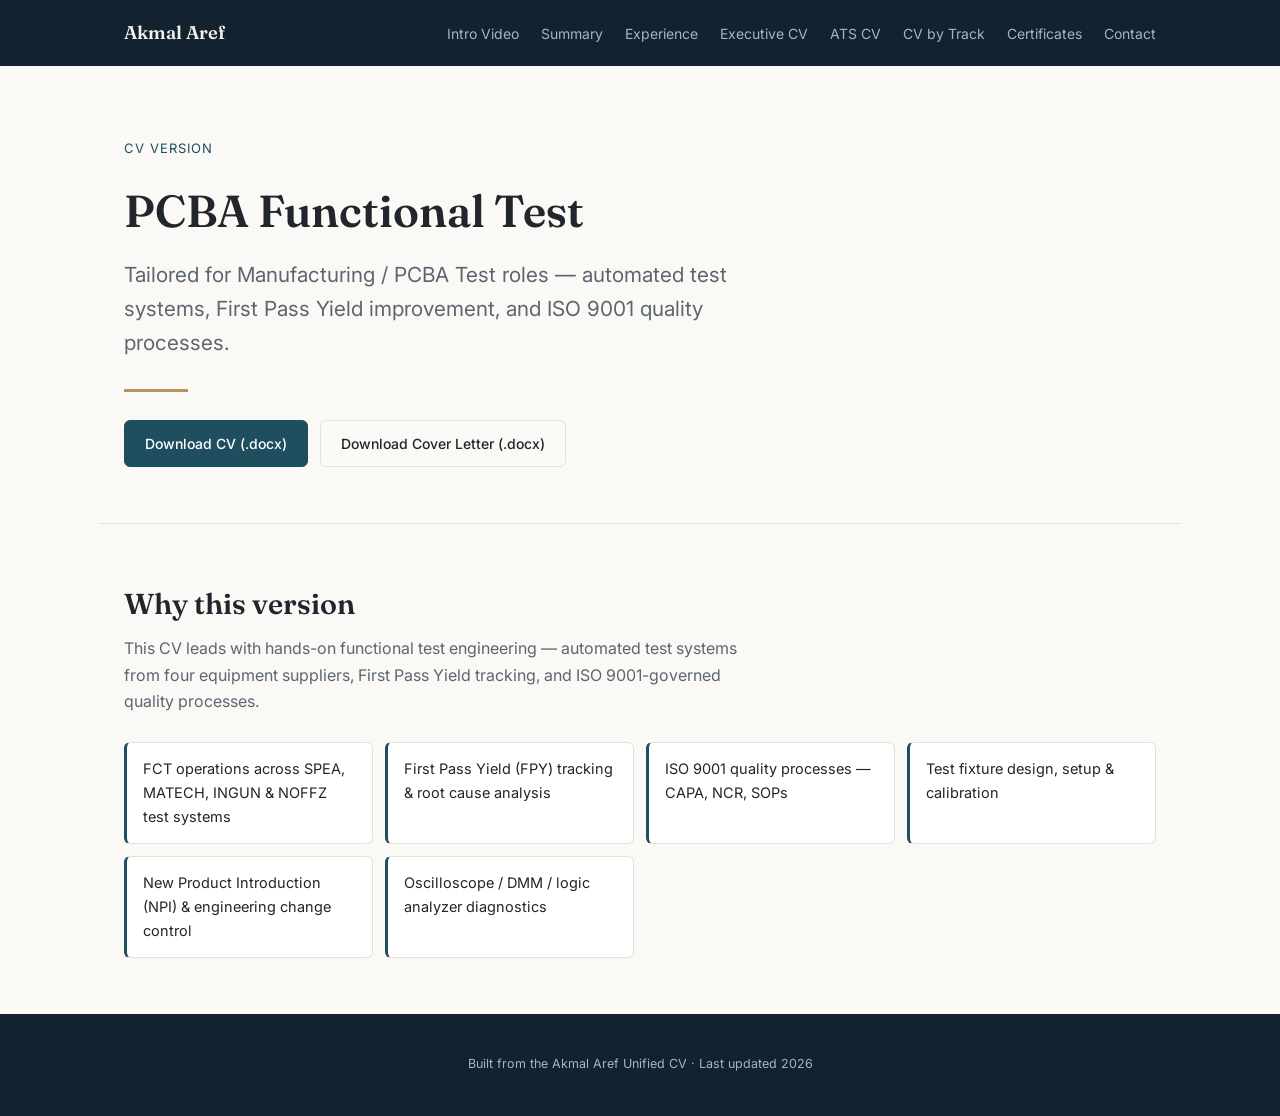
<file: cv/pcba-test.html>
<!DOCTYPE html>
<html lang="en">
<head>
<meta charset="UTF-8" />
<meta name="viewport" content="width=device-width, initial-scale=1.0" />
<title>PCBA Functional Test CV — Akmal Aref</title>

<link rel="preconnect" href="https://fonts.googleapis.com">
<link rel="preconnect" href="https://fonts.gstatic.com" crossorigin>
<link href="https://fonts.googleapis.com/css2?family=Fraunces:wght@500;600;700&family=Inter:wght@400;500;600&display=swap" rel="stylesheet">

<link rel="stylesheet" href="../css/variables.css">
<link rel="stylesheet" href="../css/site.css">
</head>
<body>

  <header class="site-header">
    <div class="nav-inner">
      <a class="nav-brand" href="../index.html">Akmal Aref</a>
      <button class="nav-toggle" id="nav-toggle" aria-expanded="false" aria-controls="nav-links">Menu</button>
      <ul class="nav-links" id="nav-links">
        <li><a href="../index.html#intro">Intro Video</a></li>
        <li><a href="../index.html#summary">Summary</a></li>
        <li><a href="../index.html#experience">Experience</a></li>
        <li><a href="executive.html">Executive CV</a></li>
        <li><a href="ats-unified.html">ATS CV</a></li>
        <li><a href="../index.html#tracks">CV by Track</a></li>
        <li><a href="../certificates.html">Certificates</a></li>
        <li><a href="../index.html#contact">Contact</a></li>
      </ul>
    </div>
  </header>

  <section class="hero">
    <p class="hero-eyebrow">CV Version</p>
    <h1 style="font-size:clamp(2rem,5vw,2.8rem);">PCBA Functional Test</h1>
    <p class="hero-role">
      Tailored for Manufacturing / PCBA Test roles — automated test systems, First Pass Yield
      improvement, and ISO 9001 quality processes.
    </p>
    <hr class="hero-divider" />

    <div class="hero-actions">
      <!-- EDIT: this is the ONLY download link on this page — points to the real .docx file -->
      <a class="btn btn-primary" href="../documents/Akmal_Aref_FCT_Manufacturing_ATS.docx" download>Download CV (.docx)</a>
      <a class="btn btn-ghost" href="../documents/Akmal_Aref_FCT_Manufacturing_CoverLetter.docx" download>Download Cover Letter (.docx)</a>
    </div>
  </section>

  <main>
    <section class="section">
      <h2 class="section-title">Why this version</h2>
      <p class="section-intro">
        This CV leads with hands-on functional test engineering — automated test systems from four
        equipment suppliers, First Pass Yield tracking, and ISO 9001-governed quality processes.
      </p>

      <ul class="chip-grid">
        <li>FCT operations across SPEA, MATECH, INGUN &amp; NOFFZ test systems</li>
        <li>First Pass Yield (FPY) tracking &amp; root cause analysis</li>
        <li>ISO 9001 quality processes — CAPA, NCR, SOPs</li>
        <li>Test fixture design, setup &amp; calibration</li>
        <li>New Product Introduction (NPI) &amp; engineering change control</li>
        <li>Oscilloscope / DMM / logic analyzer diagnostics</li>
      </ul>
    </section>
  </main>

  <footer class="site-footer">
    <p>Built from the Akmal Aref Unified CV · Last updated 2026</p>
  </footer>

  <script src="../js/script.js"></script>
</body>
</html>
</file>
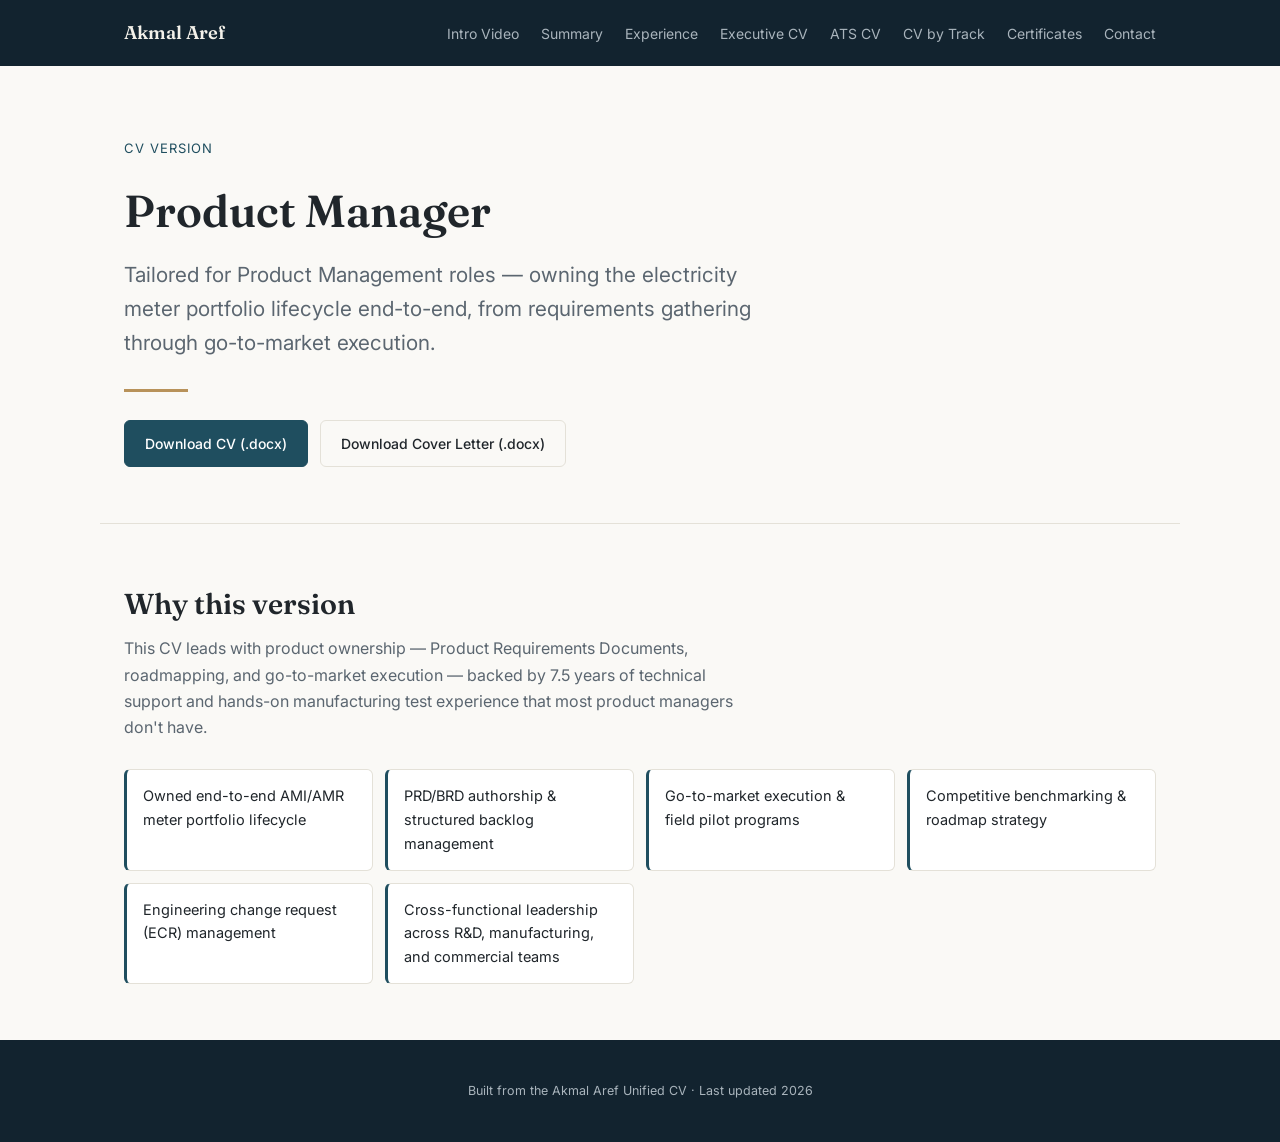
<file: cv/product-manager.html>
<!DOCTYPE html>
<html lang="en">
<head>
<meta charset="UTF-8" />
<meta name="viewport" content="width=device-width, initial-scale=1.0" />
<title>Product Manager CV — Akmal Aref</title>

<link rel="preconnect" href="https://fonts.googleapis.com">
<link rel="preconnect" href="https://fonts.gstatic.com" crossorigin>
<link href="https://fonts.googleapis.com/css2?family=Fraunces:wght@500;600;700&family=Inter:wght@400;500;600&display=swap" rel="stylesheet">

<link rel="stylesheet" href="../css/variables.css">
<link rel="stylesheet" href="../css/site.css">
</head>
<body>

  <header class="site-header">
    <div class="nav-inner">
      <a class="nav-brand" href="../index.html">Akmal Aref</a>
      <button class="nav-toggle" id="nav-toggle" aria-expanded="false" aria-controls="nav-links">Menu</button>
      <ul class="nav-links" id="nav-links">
        <li><a href="../index.html#intro">Intro Video</a></li>
        <li><a href="../index.html#summary">Summary</a></li>
        <li><a href="../index.html#experience">Experience</a></li>
        <li><a href="executive.html">Executive CV</a></li>
        <li><a href="ats-unified.html">ATS CV</a></li>
        <li><a href="../index.html#tracks">CV by Track</a></li>
        <li><a href="../certificates.html">Certificates</a></li>
        <li><a href="../index.html#contact">Contact</a></li>
      </ul>
    </div>
  </header>

  <section class="hero">
    <p class="hero-eyebrow">CV Version</p>
    <h1 style="font-size:clamp(2rem,5vw,2.8rem);">Product Manager</h1>
    <p class="hero-role">
      Tailored for Product Management roles — owning the electricity meter portfolio lifecycle
      end-to-end, from requirements gathering through go-to-market execution.
    </p>
    <hr class="hero-divider" />

    <div class="hero-actions">
      <!-- EDIT: this is the ONLY download link on this page — points to the real .docx file -->
      <a class="btn btn-primary" href="../documents/Akmal_Aref_ProductManager_ATS.docx" download>Download CV (.docx)</a>
      <a class="btn btn-ghost" href="../documents/Akmal_Aref_ProductManager_CoverLetter.docx" download>Download Cover Letter (.docx)</a>
    </div>
  </section>

  <main>
    <section class="section">
      <h2 class="section-title">Why this version</h2>
      <p class="section-intro">
        This CV leads with product ownership — Product Requirements Documents, roadmapping, and
        go-to-market execution — backed by 7.5 years of technical support and hands-on manufacturing
        test experience that most product managers don't have.
      </p>

      <ul class="chip-grid">
        <li>Owned end-to-end AMI/AMR meter portfolio lifecycle</li>
        <li>PRD/BRD authorship &amp; structured backlog management</li>
        <li>Go-to-market execution &amp; field pilot programs</li>
        <li>Competitive benchmarking &amp; roadmap strategy</li>
        <li>Engineering change request (ECR) management</li>
        <li>Cross-functional leadership across R&amp;D, manufacturing, and commercial teams</li>
      </ul>
    </section>
  </main>

  <footer class="site-footer">
    <p>Built from the Akmal Aref Unified CV · Last updated 2026</p>
  </footer>

  <script src="../js/script.js"></script>
</body>
</html>
</file>
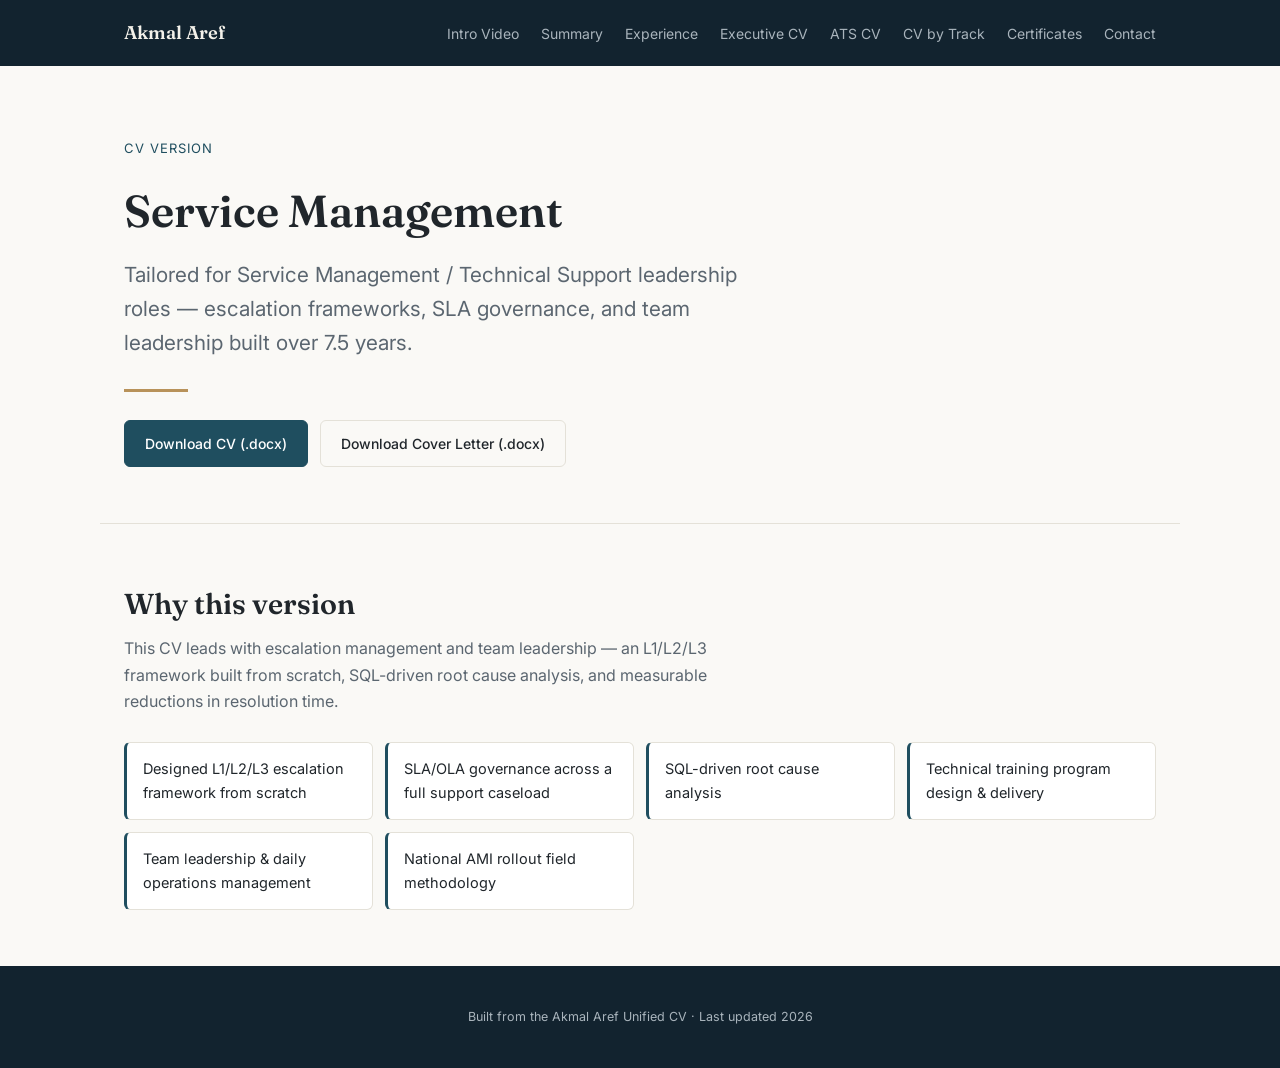
<file: cv/service-management.html>
<!DOCTYPE html>
<html lang="en">
<head>
<meta charset="UTF-8" />
<meta name="viewport" content="width=device-width, initial-scale=1.0" />
<title>Service Management CV — Akmal Aref</title>

<link rel="preconnect" href="https://fonts.googleapis.com">
<link rel="preconnect" href="https://fonts.gstatic.com" crossorigin>
<link href="https://fonts.googleapis.com/css2?family=Fraunces:wght@500;600;700&family=Inter:wght@400;500;600&display=swap" rel="stylesheet">

<link rel="stylesheet" href="../css/variables.css">
<link rel="stylesheet" href="../css/site.css">
</head>
<body>

  <header class="site-header">
    <div class="nav-inner">
      <a class="nav-brand" href="../index.html">Akmal Aref</a>
      <button class="nav-toggle" id="nav-toggle" aria-expanded="false" aria-controls="nav-links">Menu</button>
      <ul class="nav-links" id="nav-links">
        <li><a href="../index.html#intro">Intro Video</a></li>
        <li><a href="../index.html#summary">Summary</a></li>
        <li><a href="../index.html#experience">Experience</a></li>
        <li><a href="executive.html">Executive CV</a></li>
        <li><a href="ats-unified.html">ATS CV</a></li>
        <li><a href="../index.html#tracks">CV by Track</a></li>
        <li><a href="../certificates.html">Certificates</a></li>
        <li><a href="../index.html#contact">Contact</a></li>
      </ul>
    </div>
  </header>

  <section class="hero">
    <p class="hero-eyebrow">CV Version</p>
    <h1 style="font-size:clamp(2rem,5vw,2.8rem);">Service Management</h1>
    <p class="hero-role">
      Tailored for Service Management / Technical Support leadership roles — escalation frameworks,
      SLA governance, and team leadership built over 7.5 years.
    </p>
    <hr class="hero-divider" />

    <div class="hero-actions">
      <!-- EDIT: this is the ONLY download link on this page — points to the real .docx file -->
      <a class="btn btn-primary" href="../documents/Akmal_Aref_Service_Management_ATS.docx" download>Download CV (.docx)</a>
      <a class="btn btn-ghost" href="../documents/Akmal_Aref_Service_Management_CoverLetter.docx" download>Download Cover Letter (.docx)</a>
    </div>
  </section>

  <main>
    <section class="section">
      <h2 class="section-title">Why this version</h2>
      <p class="section-intro">
        This CV leads with escalation management and team leadership — an L1/L2/L3 framework built from
        scratch, SQL-driven root cause analysis, and measurable reductions in resolution time.
      </p>

      <ul class="chip-grid">
        <li>Designed L1/L2/L3 escalation framework from scratch</li>
        <li>SLA/OLA governance across a full support caseload</li>
        <li>SQL-driven root cause analysis</li>
        <li>Technical training program design &amp; delivery</li>
        <li>Team leadership &amp; daily operations management</li>
        <li>National AMI rollout field methodology</li>
      </ul>
    </section>
  </main>

  <footer class="site-footer">
    <p>Built from the Akmal Aref Unified CV · Last updated 2026</p>
  </footer>

  <script src="../js/script.js"></script>
</body>
</html>
</file>
<file: css/variables.css>
/* ============================================================
   SHARED DESIGN TOKENS
   Every page links this file first. Change a value here and it
   updates everywhere it's used — this is the one place to edit
   colors, fonts, and spacing for the whole site.
   ============================================================ */

:root {
  /* ---- Colors ---- */
  --color-bg: #FAF9F6;                 /* page background — warm off-white paper */
  --color-bg-deep: #12232F;            /* dark band used in header/footer */
  --color-surface: #FFFFFF;            /* card / panel background */
  --color-border: #E4E1D8;             /* thin rule lines and card borders */
  --color-text: #20262B;               /* main body text */
  --color-text-soft: #5B6670;          /* secondary / muted text */
  --color-text-on-dark: #F3F1EA;       /* text placed on the dark band */
  --color-text-on-dark-soft: #A9B4BC;  /* muted text on the dark band */
  --color-accent: #1F4E5F;             /* primary accent — matches the CV documents' brand color */
  --color-accent-soft: #E7EEF0;        /* pale accent background (chips, hover states) */
  --color-gold: #B8925A;               /* secondary accent used sparingly (dividers, highlights) */

  /* ---- Type ---- */
  --font-display: 'Fraunces', serif;     /* headings — elegant serif */
  --font-body: 'Inter', sans-serif;      /* body text and UI */

  /* ---- Layout ---- */
  --max-width: 1080px;      /* overall page content width */
  --max-width-doc: 760px;   /* narrower width for CV reading pages */
  --radius: 6px;            /* corner rounding used on cards/buttons */
}

/* Respect users who've asked for less motion */
@media (prefers-reduced-motion: reduce) {
  * { animation-duration: 0.001ms !important; transition-duration: 0.001ms !important; }
}
</file>
<file: css/site.css>
/* ============================================================
   SITE STYLES — home page, certificates gallery, track pages
   Professional / editorial look. Requires variables.css to be
   linked BEFORE this file in the HTML <head>.
   ============================================================ */

* { box-sizing: border-box; }                      /* makes width/padding math predictable everywhere */

html { scroll-behavior: smooth; }                  /* smooth jump when clicking nav links */

body {
  margin: 0;                                       /* remove browser default spacing */
  background: var(--color-bg);                     /* page background color */
  color: var(--color-text);                        /* default text color */
  font-family: var(--font-body);                    /* default body font */
  font-size: 16px;
  line-height: 1.65;
}

a { color: inherit; }                              /* links inherit surrounding text color by default */

img { max-width: 100%; display: block; }           /* images never overflow their container */

/* ---------- Top navigation bar ---------- */

.site-header {
  background: var(--color-bg-deep);                /* dark band across the very top */
  color: var(--color-text-on-dark);
}

.nav-inner {
  max-width: var(--max-width);
  margin: 0 auto;
  padding: 18px 24px;
  display: flex;
  align-items: center;
  justify-content: space-between;
  flex-wrap: wrap;
  gap: 12px;
}

.nav-brand {
  font-family: var(--font-display);
  font-weight: 600;
  font-size: 1.15rem;
  text-decoration: none;
  color: var(--color-text-on-dark);
}

.nav-links {
  display: flex;
  flex-wrap: wrap;
  gap: 22px;
  list-style: none;
  margin: 0;
  padding: 0;
}

.nav-links a {
  text-decoration: none;
  font-size: 14px;
  color: var(--color-text-on-dark-soft);
  transition: color 0.2s ease;
}

.nav-links a:hover,
.nav-links a:focus-visible { color: var(--color-gold); }   /* gold highlight on hover — the one accent color used sparingly */

/* Hamburger button — only visible on narrow screens */
.nav-toggle {
  display: none;                     /* hidden by default (desktop shows full nav-links) */
  background: none;
  border: 1px solid var(--color-text-on-dark-soft);
  color: var(--color-text-on-dark);
  border-radius: var(--radius);
  padding: 6px 10px;
  font-size: 13px;
  cursor: pointer;
}

@media (max-width: 720px) {
  .nav-toggle { display: inline-block; }              /* show hamburger button on mobile */
  .nav-links {
    display: none;                                     /* hide full nav list by default on mobile */
    width: 100%;
    flex-direction: column;
    gap: 14px;
    padding-top: 10px;
  }
  .nav-links.is-open { display: flex; }                /* JS toggles this class to reveal the menu */
}

/* Portfolio link shown in the CV documents' header — EDIT this URL once the site is published */
.portfolio-url-note {
  font-size: 12px;
  color: var(--color-text-on-dark-soft);
}

/* ---------- Hero (top of homepage) ---------- */

.hero {
  max-width: var(--max-width);
  margin: 0 auto;
  padding: 72px 24px 56px;
}

.hero-eyebrow {
  font-size: 13px;
  letter-spacing: 0.08em;
  text-transform: uppercase;
  color: var(--color-accent);
  margin: 0 0 14px;
}

.hero h1 {
  font-family: var(--font-display);              /* CHANGE NAME here if needed */
  font-weight: 600;
  font-size: clamp(2.4rem, 6vw, 3.6rem);
  margin: 0 0 10px;
  color: var(--color-text);
}

.hero-role {
  font-size: clamp(1.05rem, 2.2vw, 1.3rem);        /* CHANGE headline/role text here */
  color: var(--color-text-soft);
  max-width: 640px;
  margin: 0 0 28px;
}

.hero-divider {
  width: 64px;
  height: 3px;
  background: var(--color-gold);                  /* the single "signature" mark — a short gold rule */
  border: none;
  margin: 0 0 28px;
}

.hero-meta {
  display: flex;
  flex-wrap: wrap;
  gap: 14px 20px;
  margin-bottom: 30px;
  font-size: 14px;
  color: var(--color-text-soft);
}

.status-pill {
  display: inline-flex;
  align-items: center;
  gap: 8px;
  padding: 6px 14px;
  border-radius: 20px;
  background: var(--color-accent-soft);
  color: var(--color-accent);
  font-weight: 500;
}

.status-pill .dot {
  width: 7px;
  height: 7px;
  border-radius: 50%;
  background: var(--color-accent);
}

.hero-actions {
  display: flex;
  flex-wrap: wrap;
  gap: 12px;
}

.btn {
  display: inline-block;
  font-size: 14px;
  font-weight: 500;
  text-decoration: none;
  padding: 11px 20px;
  border-radius: var(--radius);
  border: 1px solid var(--color-border);
  transition: background 0.2s ease, border-color 0.2s ease, transform 0.15s ease;
}

.btn-primary {
  background: var(--color-accent);                /* main call-to-action button color */
  border-color: var(--color-accent);
  color: #fff;
}

.btn-primary:hover { transform: translateY(-1px); }

.btn-ghost {
  background: transparent;
  color: var(--color-text);
}

.btn-ghost:hover { border-color: var(--color-accent); color: var(--color-accent); }

.btn:focus-visible { outline: 2px solid var(--color-gold); outline-offset: 2px; }  /* visible keyboard focus */

/* ---------- Career introduction videos (full + short, side by side) ---------- */

.video-grid {
  display: flex;
  flex-wrap: wrap;              /* wraps to stacked on narrow screens */
  gap: 28px;
  align-items: flex-start;
  justify-content: center;
}

.video-item {
  display: flex;
  flex-direction: column;
  gap: 10px;
}

.video-item-full {
  flex: 3 1 480px;              /* takes most of the row on desktop */
  max-width: 640px;
}

.video-item-short {
  flex: 1 1 220px;              /* narrower column for the vertical clip */
  max-width: 260px;
}

.video-label {
  font-family: var(--font-body);
  font-size: 13px;
  font-weight: 600;
  letter-spacing: 0.02em;
  color: var(--color-text-soft);
  text-align: center;
  margin: 0;
}

.video-frame {
  border-radius: var(--radius);
  overflow: hidden;             /* clips the video to the rounded corners */
  border: 1px solid var(--color-border);
  box-shadow: 0 8px 28px rgba(18, 35, 47, 0.10);   /* soft lift, matches card shadows elsewhere */
  background: #000;             /* letterboxing color if the video's aspect ratio doesn't fill the frame */
}

.intro-video {
  display: block;
  width: 100%;
  height: 100%;
  object-fit: cover;
}

/* EDIT: change this ratio if your long video isn't standard widescreen */
.video-frame-landscape .intro-video { aspect-ratio: 16 / 9; }

/* EDIT: change this ratio if your short clip isn't a typical phone-portrait shape */
.video-frame-portrait .intro-video { aspect-ratio: 9 / 16; }

/* Stack the two videos full-width once the row gets too narrow to sit side by side */
@media (max-width: 640px) {
  .video-item-full, .video-item-short { flex: 1 1 100%; max-width: 420px; }
}

/* ---------- Career at a glance (stat strip) ---------- */

.stat-section {
  max-width: none;              /* full-bleed dark band, unlike the paper-colored sections around it */
  padding: 44px 24px;
  border-top: none;
  background: var(--color-bg-deep);
}

.stat-grid {
  max-width: var(--max-width);
  margin: 0 auto;
  display: grid;
  grid-template-columns: repeat(4, 1fr);   /* 4 across on desktop */
  gap: 32px;
  text-align: center;
}

.stat-number {
  font-family: var(--font-display);
  font-size: clamp(28px, 4vw, 40px);
  font-weight: 600;
  color: var(--color-text-on-dark);
  margin: 0 0 6px;
}

.stat-label {
  font-family: var(--font-body);
  font-size: 13px;
  color: var(--color-text-on-dark-soft);
  margin: 0;
  line-height: 1.4;
}

@media (max-width: 760px) {
  .stat-grid { grid-template-columns: repeat(2, 1fr); }   /* 2x2 on tablets/phones */
}

/* ---------- Generic section wrapper ---------- */

.section {
  max-width: var(--max-width);
  margin: 0 auto;
  padding: 56px 24px;
  border-top: 1px solid var(--color-border);       /* thin quiet rule between sections */
}

.section-title {
  font-family: var(--font-display);
  font-size: clamp(1.4rem, 2.6vw, 1.8rem);
  font-weight: 600;
  margin: 0 0 8px;
}

.section-intro {
  color: var(--color-text-soft);
  max-width: 64ch;
  margin: 0 0 28px;
}

/* ---------- Summary paragraph ---------- */

.summary-text p {
  max-width: 72ch;
  color: var(--color-text);
}

/* ---------- Competency chips ---------- */

.chip-grid {
  list-style: none;
  margin: 0;
  padding: 0;
  display: grid;
  grid-template-columns: repeat(auto-fit, minmax(240px, 1fr));
  gap: 12px;
}

.chip-grid li {
  background: var(--color-surface);
  border: 1px solid var(--color-border);
  border-left: 3px solid var(--color-accent);      /* thin accent edge — quiet, not glowing */
  border-radius: var(--radius);
  padding: 14px 16px;
  font-size: 14.5px;
}

/* ---------- Experience preview list (home page) ---------- */

.exp-list { list-style: none; margin: 0; padding: 0; }

.exp-item {
  padding: 20px 0;
  border-bottom: 1px solid var(--color-border);
}

.exp-item:last-child { border-bottom: none; }

.exp-row {
  display: flex;
  flex-wrap: wrap;
  justify-content: space-between;
  gap: 6px 16px;
}

.exp-role {
  font-family: var(--font-display);
  font-weight: 600;
  font-size: 1.05rem;
}

.exp-dates {
  font-size: 13px;
  color: var(--color-text-soft);
  white-space: nowrap;
}

.exp-org {
  font-size: 13.5px;
  color: var(--color-text-soft);
  margin: 2px 0 8px;
}

.exp-item p.exp-line {
  margin: 0;
  font-size: 14.5px;
  color: var(--color-text);
}

/* ---------- Track cards (Product Manager / Service Mgmt / PCBA) ---------- */

.track-grid {
  display: grid;
  grid-template-columns: repeat(auto-fit, minmax(260px, 1fr));
  gap: 20px;
}

.track-card {
  background: var(--color-surface);
  border: 1px solid var(--color-border);
  border-radius: var(--radius);
  padding: 26px 24px;
  text-decoration: none;
  color: var(--color-text);
  display: flex;
  flex-direction: column;
  gap: 10px;
  transition: box-shadow 0.2s ease, transform 0.15s ease;
}

.track-card:hover {
  box-shadow: 0 8px 24px rgba(18, 35, 47, 0.08);   /* soft lift shadow on hover, no neon glow */
  transform: translateY(-2px);
}

.track-card h3 {
  font-family: var(--font-display);
  margin: 0;
  font-size: 1.15rem;
}

.track-card p {
  margin: 0;
  font-size: 14px;
  color: var(--color-text-soft);
}

.track-card .btn { align-self: flex-start; margin-top: 6px; }

/* ---------- Documents / cover-letter cards ---------- */

.doc-grid {
  display: grid;
  grid-template-columns: repeat(auto-fill, minmax(230px, 1fr));
  gap: 14px;
}

.doc-card {
  display: flex;
  flex-direction: column;
  gap: 6px;
  padding: 16px 16px 18px;
  background: var(--color-surface);
  border: 1px solid var(--color-border);
  border-radius: var(--radius);
  text-decoration: none;
  transition: border-color 0.2s ease, transform 0.15s ease;
}

.doc-card:hover { border-color: var(--color-accent); transform: translateY(-2px); }

.doc-tag {
  font-size: 10.5px;
  letter-spacing: 0.06em;
  text-transform: uppercase;
  color: var(--color-gold);
  font-weight: 600;
}

.doc-title { font-family: var(--font-display); font-weight: 600; font-size: 15px; }

.doc-sub { font-size: 12.5px; color: var(--color-text-soft); }

/* ---------- Certificates gallery ---------- */

.cert-category { margin-bottom: 44px; }

.cert-category h3 {
  font-family: var(--font-display);
  font-size: 1.15rem;
  margin: 0 0 4px;
}

.cert-category .cat-note {
  font-size: 13.5px;
  color: var(--color-text-soft);
  margin: 0 0 18px;
}

.cert-grid {
  display: grid;
  grid-template-columns: repeat(auto-fill, minmax(220px, 1fr));
  gap: 18px;
}

.cert-card {
  background: var(--color-surface);
  border: 1px solid var(--color-border);
  border-radius: var(--radius);
  overflow: hidden;
  text-decoration: none;
  color: var(--color-text);
  display: flex;
  flex-direction: column;
  transition: box-shadow 0.2s ease, transform 0.15s ease;
}

.cert-card:hover { box-shadow: 0 8px 24px rgba(18, 35, 47, 0.08); transform: translateY(-2px); }

.cert-thumb {
  width: 100%;
  height: 150px;
  object-fit: cover;                                /* crop thumbnail neatly regardless of source image shape */
  background: var(--color-accent-soft);
  border-bottom: 1px solid var(--color-border);
}

.cert-card-body { padding: 14px 16px 16px; }

.cert-name { font-weight: 600; font-size: 14px; margin: 0 0 4px; }

.cert-issuer { font-size: 12.5px; color: var(--color-text-soft); margin: 0; }

.cert-view {
  font-size: 12.5px;
  color: var(--color-accent);
  margin-top: 8px;
  display: inline-block;
}

/* ---------- Contact grid ---------- */

.contact-grid {
  display: grid;
  grid-template-columns: repeat(auto-fit, minmax(220px, 1fr));
  gap: 14px;
}

.contact-item {
  padding: 18px;
  background: var(--color-surface);
  border: 1px solid var(--color-border);
  border-radius: var(--radius);
  text-decoration: none;
  display: flex;
  flex-direction: column;
  gap: 4px;
}

.contact-item:hover { border-color: var(--color-accent); }

.contact-label { font-size: 11px; text-transform: uppercase; letter-spacing: 0.05em; color: var(--color-text-soft); }

.contact-value { font-size: 14.5px; }

/* ---------- Footer ---------- */

.site-footer {
  background: var(--color-bg-deep);
  color: var(--color-text-on-dark-soft);
  text-align: center;
  padding: 28px 24px;
  font-size: 12.5px;
}

/* ---------- Small helper classes ---------- */

.visually-hidden {                                  /* hides content visually but keeps it for screen readers */
  position: absolute;
  width: 1px; height: 1px;
  overflow: hidden;
  clip: rect(0,0,0,0);
}

a:focus-visible, button:focus-visible {              /* visible keyboard focus ring, site-wide */
  outline: 2px solid var(--color-gold);
  outline-offset: 2px;
}
</file>
<file: css/document.css>
/* ============================================================
   DOCUMENT STYLES — used only by the CV reading pages
   (Executive CV, ATS-Unified CV). Plain, quiet, paper-like —
   no decorative background, styled like a well-typeset document.
   Requires variables.css linked first.
   ============================================================ */

* { box-sizing: border-box; }

body {
  margin: 0;
  background: #FFFFFF;                 /* pure white "paper" background — deliberately plain */
  color: var(--color-text);
  font-family: var(--font-body);
  font-size: 16px;
  line-height: 1.7;
}

/* Small top bar with just a "back home" link — no full nav here, keeps the page quiet */
.doc-topbar {
  max-width: var(--max-width-doc);
  margin: 0 auto;
  padding: 24px 24px 0;
}

.doc-back {
  font-size: 13.5px;
  text-decoration: none;
  color: var(--color-text-soft);
}

.doc-back:hover { color: var(--color-accent); }

/* Main document column — narrow, centered, like a printed page */
.doc-page {
  max-width: var(--max-width-doc);
  margin: 0 auto;
  padding: 32px 24px 80px;
}

.doc-header { text-align: center; margin-bottom: 48px; }

.doc-name {
  font-family: var(--font-display);
  font-weight: 600;
  font-size: 2.2rem;
  margin: 0 0 6px;
}

.doc-role {
  font-size: 15px;
  color: var(--color-text-soft);
  margin: 0 0 14px;
}

.doc-contact {
  font-size: 13px;
  color: var(--color-text-soft);
}

.doc-section { margin-bottom: 40px; }

.doc-section h2 {
  font-family: var(--font-display);
  font-size: 1.2rem;
  font-weight: 600;
  border-bottom: 1px solid var(--color-border);     /* quiet single rule under each heading */
  padding-bottom: 8px;
  margin: 0 0 16px;
}

.doc-section p { margin: 0 0 14px; color: var(--color-text); }

.doc-list { margin: 0; padding-left: 20px; }

.doc-list li { margin-bottom: 8px; font-size: 15px; }

.doc-role-block { margin-bottom: 26px; }

.doc-role-block:last-child { margin-bottom: 0; }

.doc-role-head {
  display: flex;
  flex-wrap: wrap;
  justify-content: space-between;
  gap: 4px 16px;
}

.doc-role-title { font-weight: 600; font-size: 15.5px; }

.doc-role-dates { font-size: 13px; color: var(--color-text-soft); white-space: nowrap; }

.doc-role-org { font-size: 13.5px; color: var(--color-text-soft); margin: 2px 0 8px; }

.doc-skill-row {
  display: grid;
  grid-template-columns: 160px 1fr;
  gap: 10px;
  padding: 10px 0;
  border-bottom: 1px solid var(--color-border);
  font-size: 14px;
}

.doc-skill-row:last-child { border-bottom: none; }

.doc-skill-label { font-weight: 600; color: var(--color-accent); }

@media (max-width: 560px) {
  .doc-skill-row { grid-template-columns: 1fr; gap: 2px; }
}
</file>
